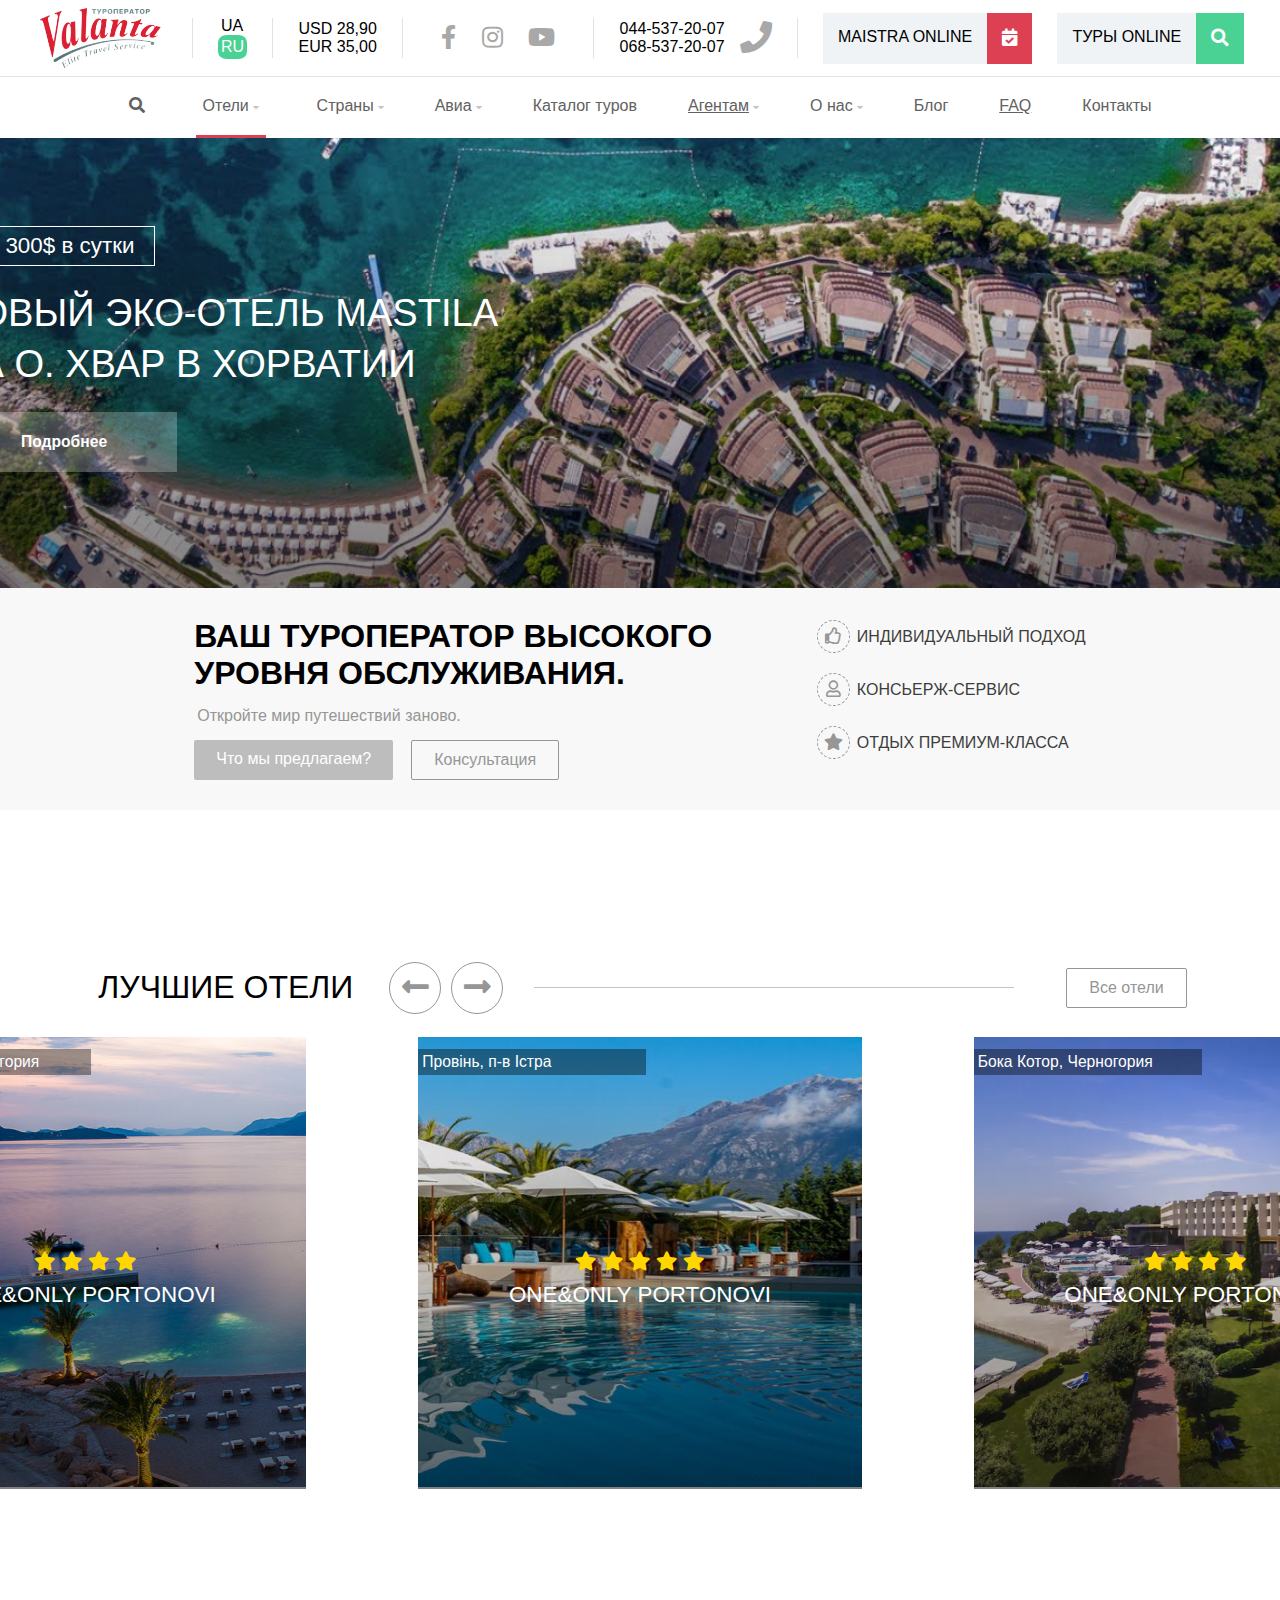
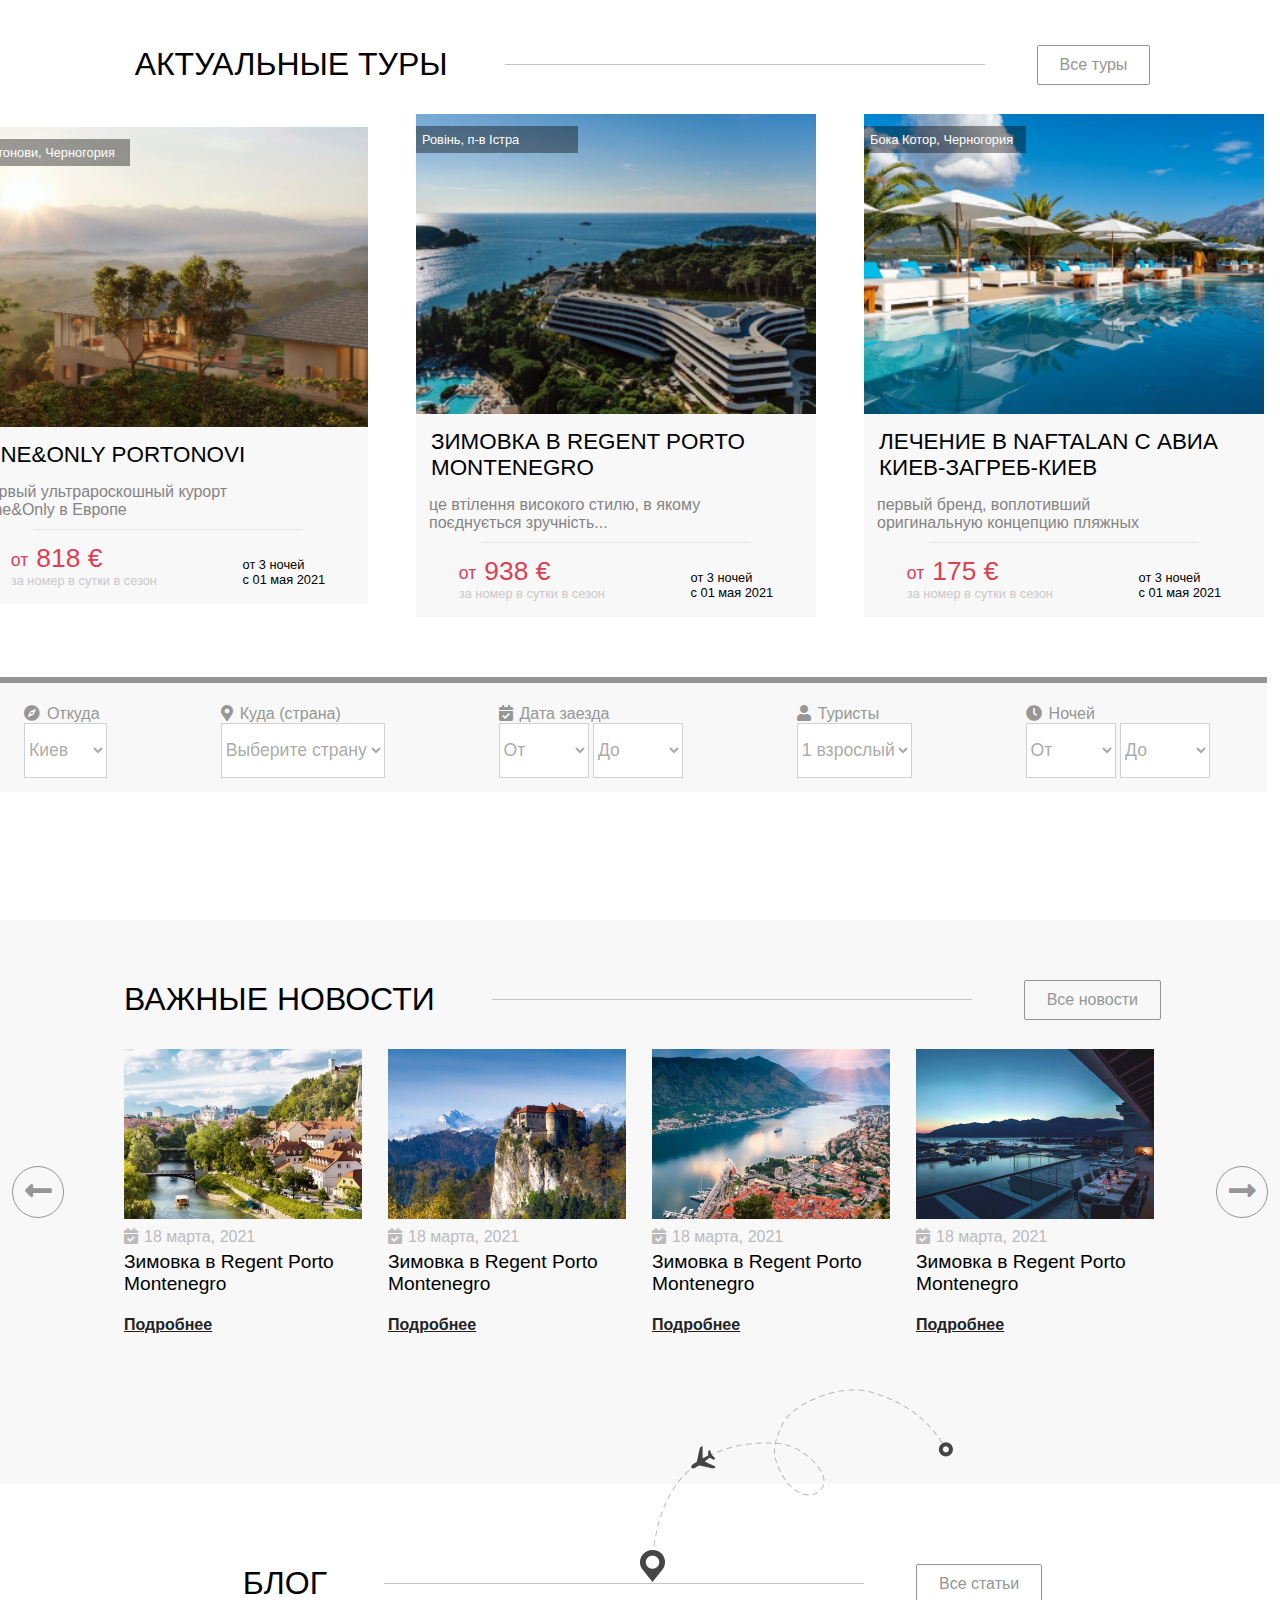
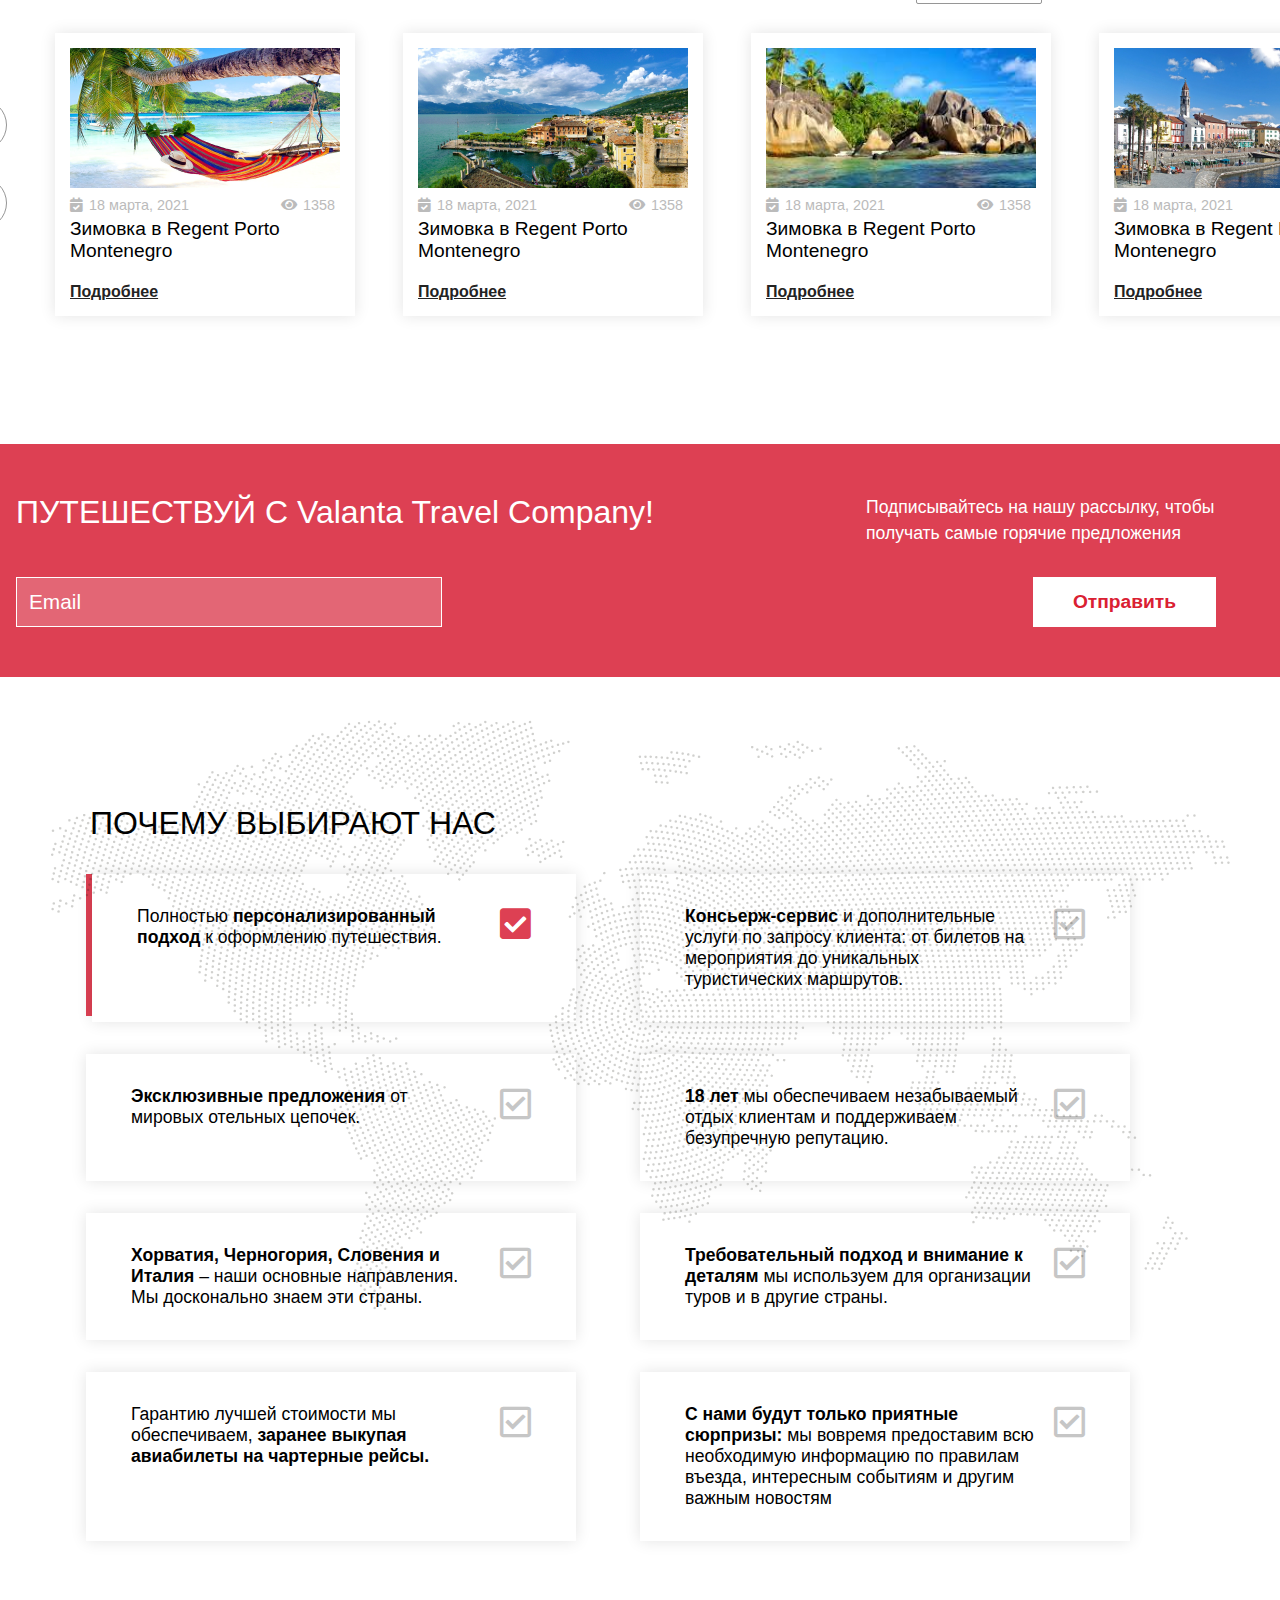
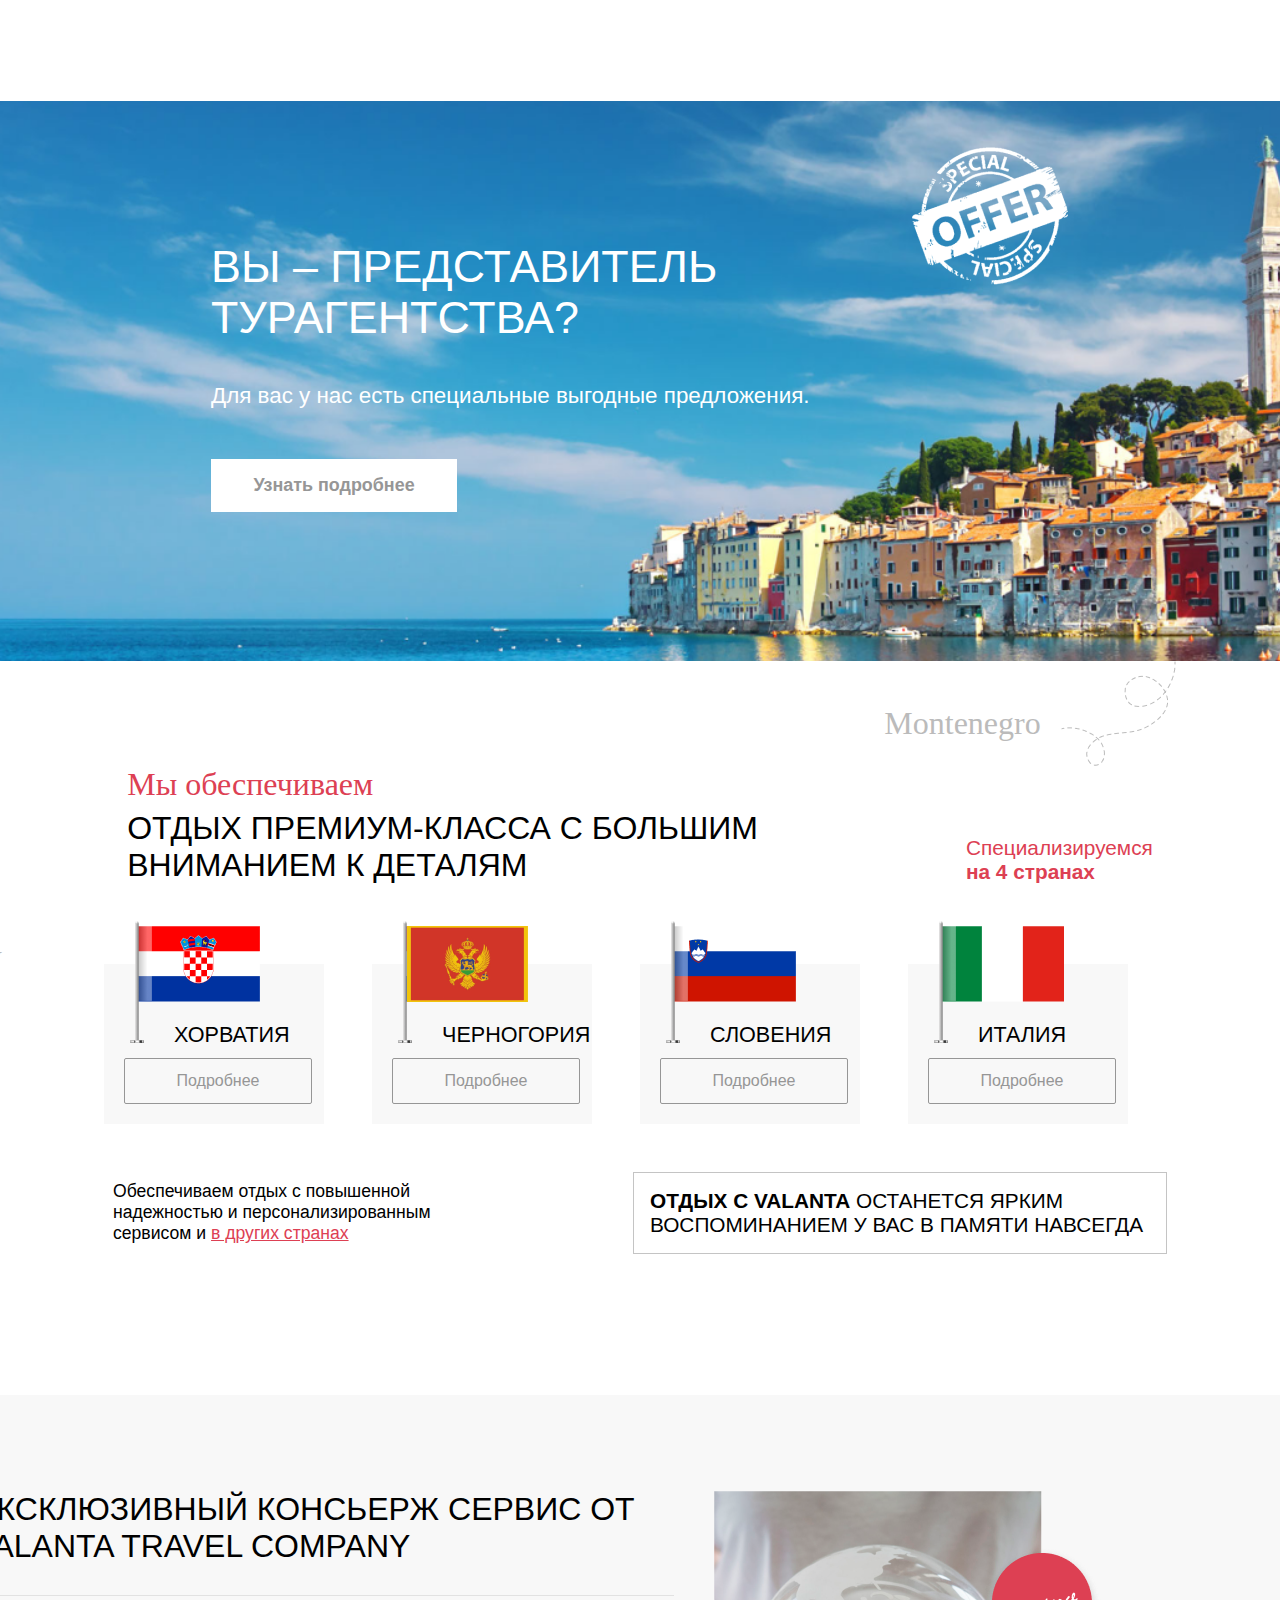
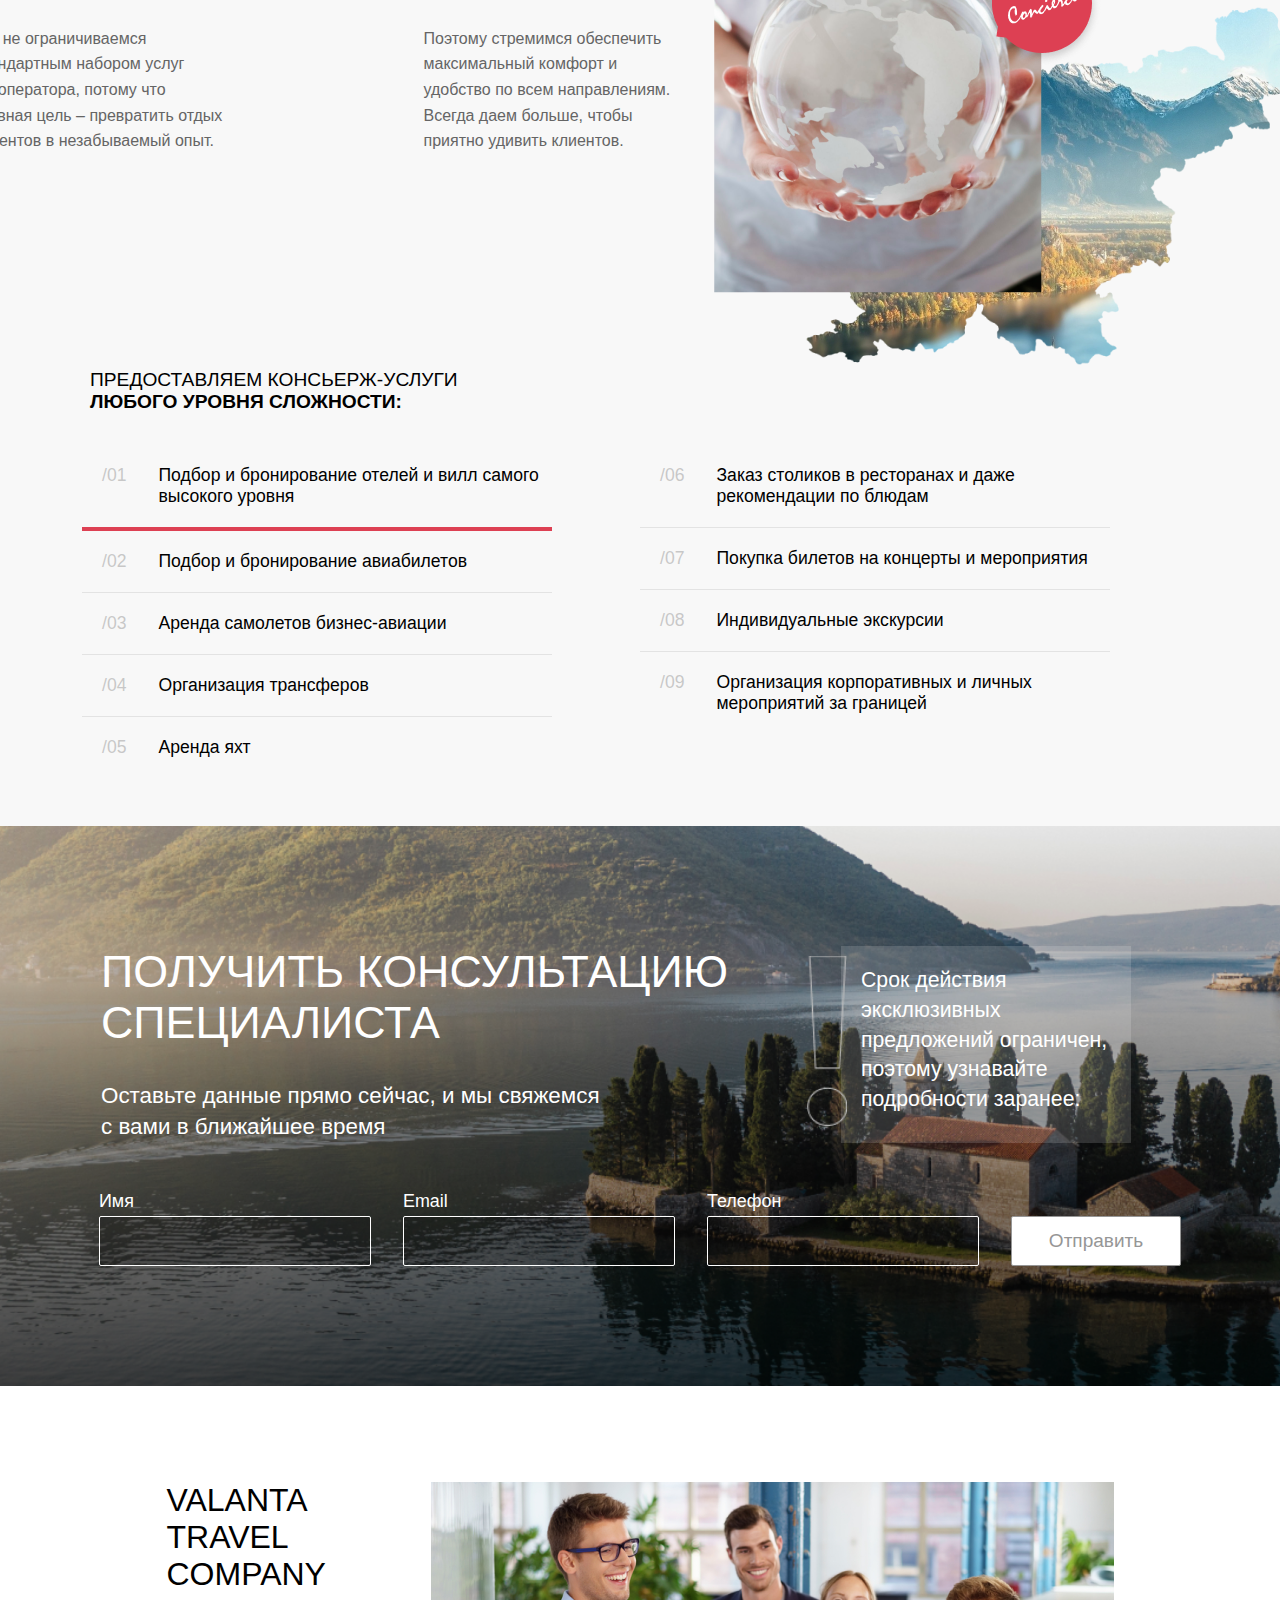
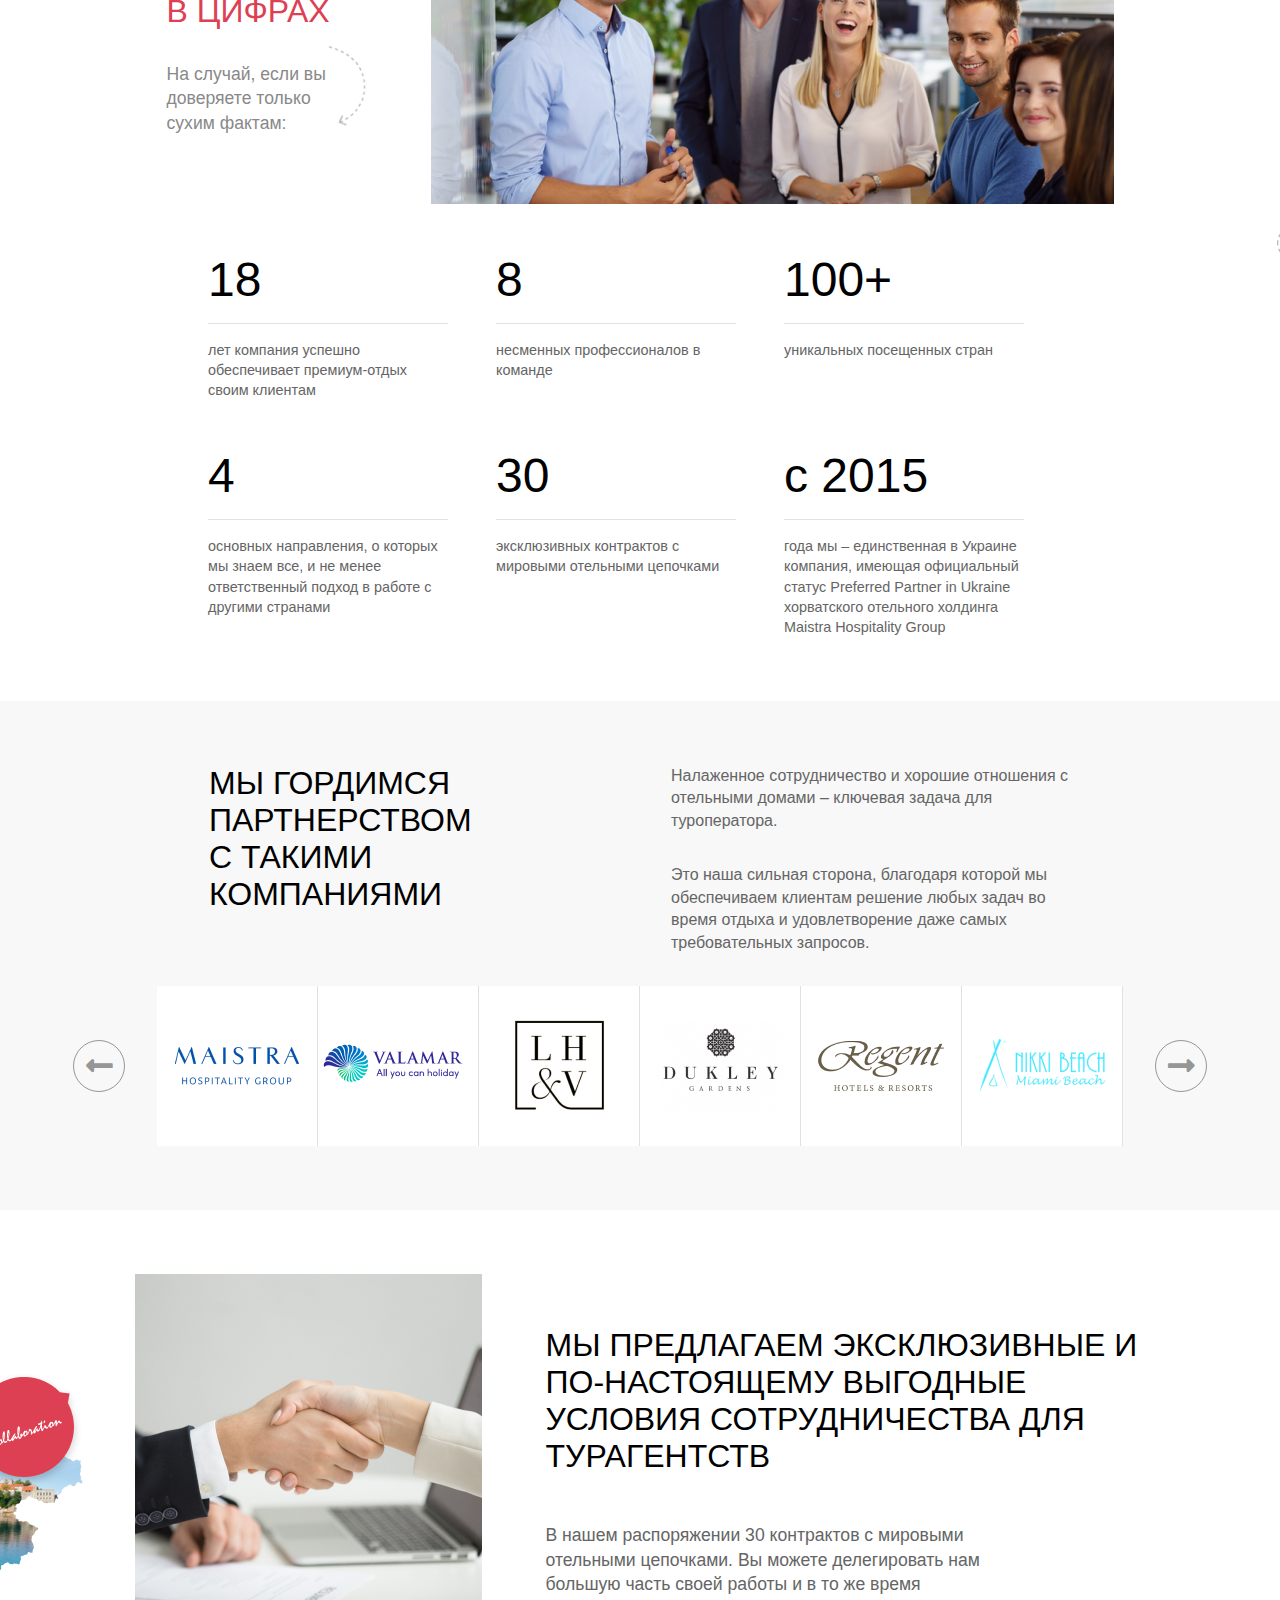
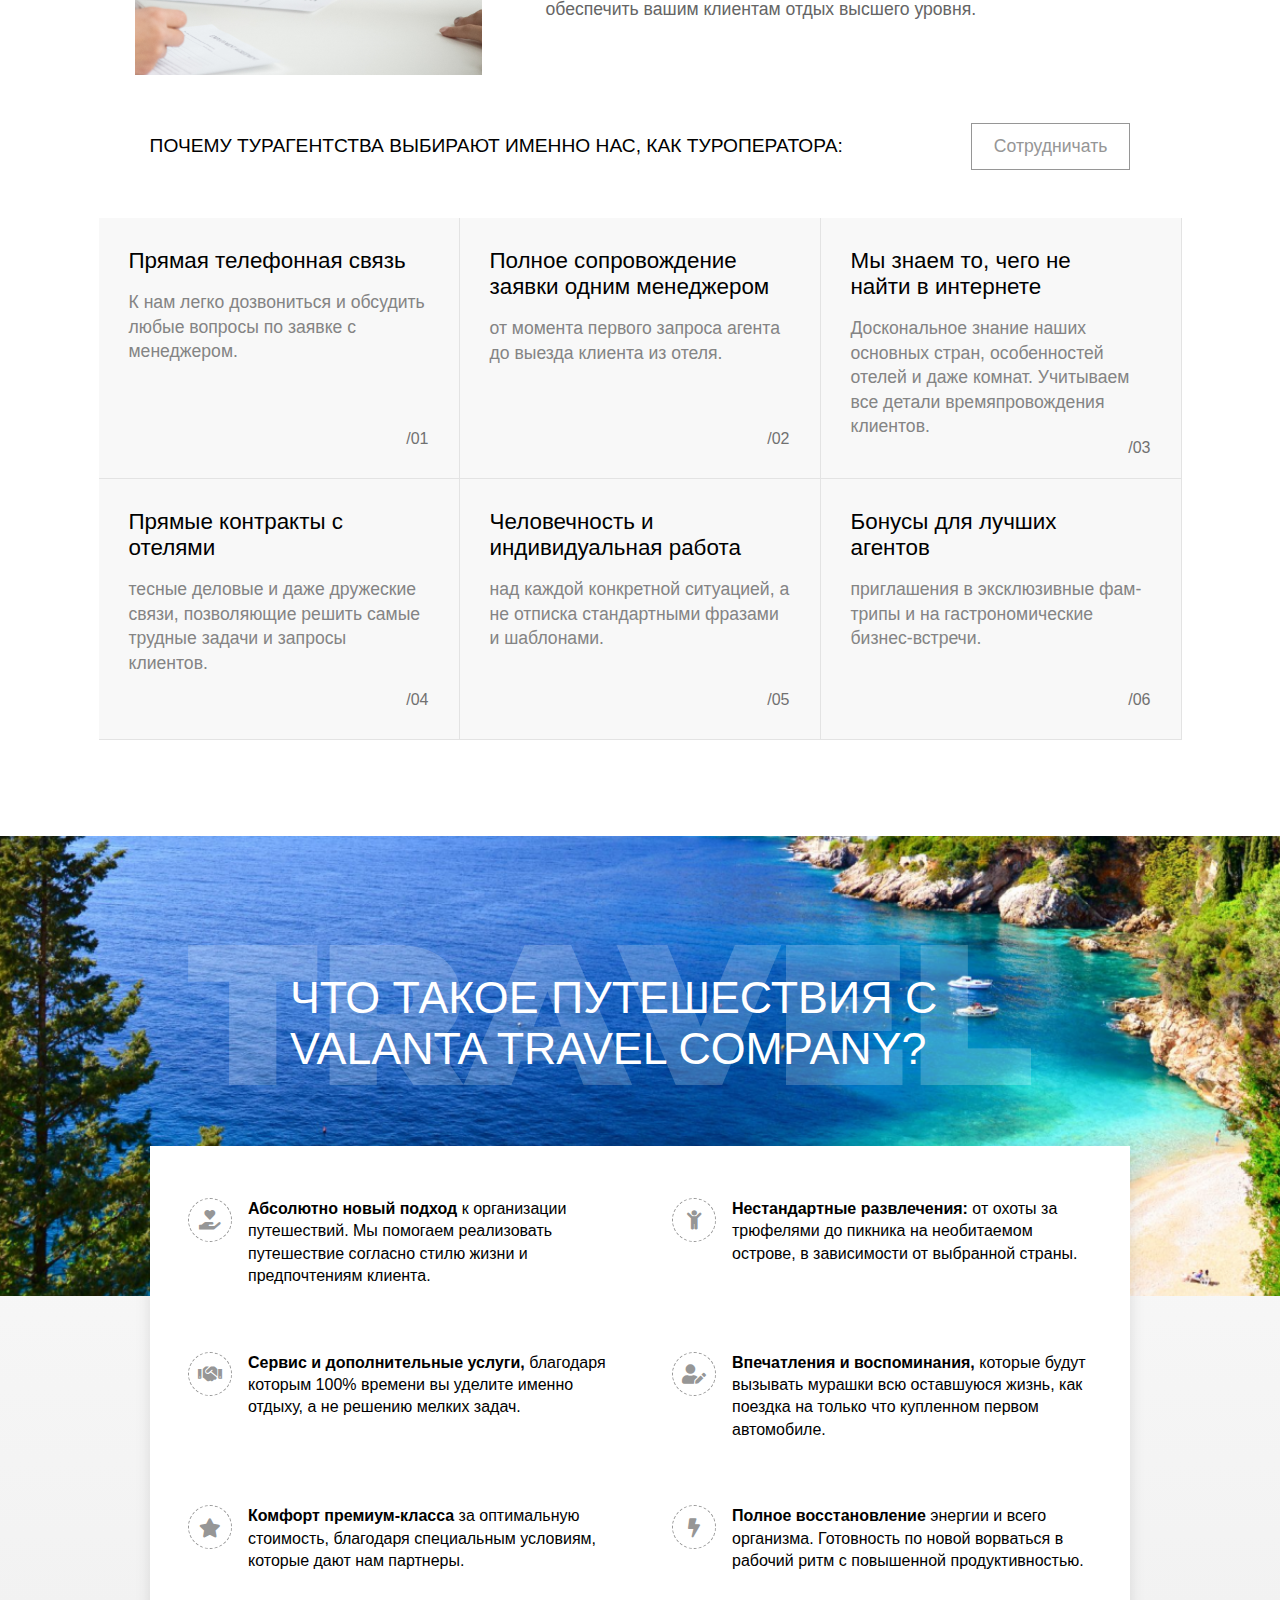
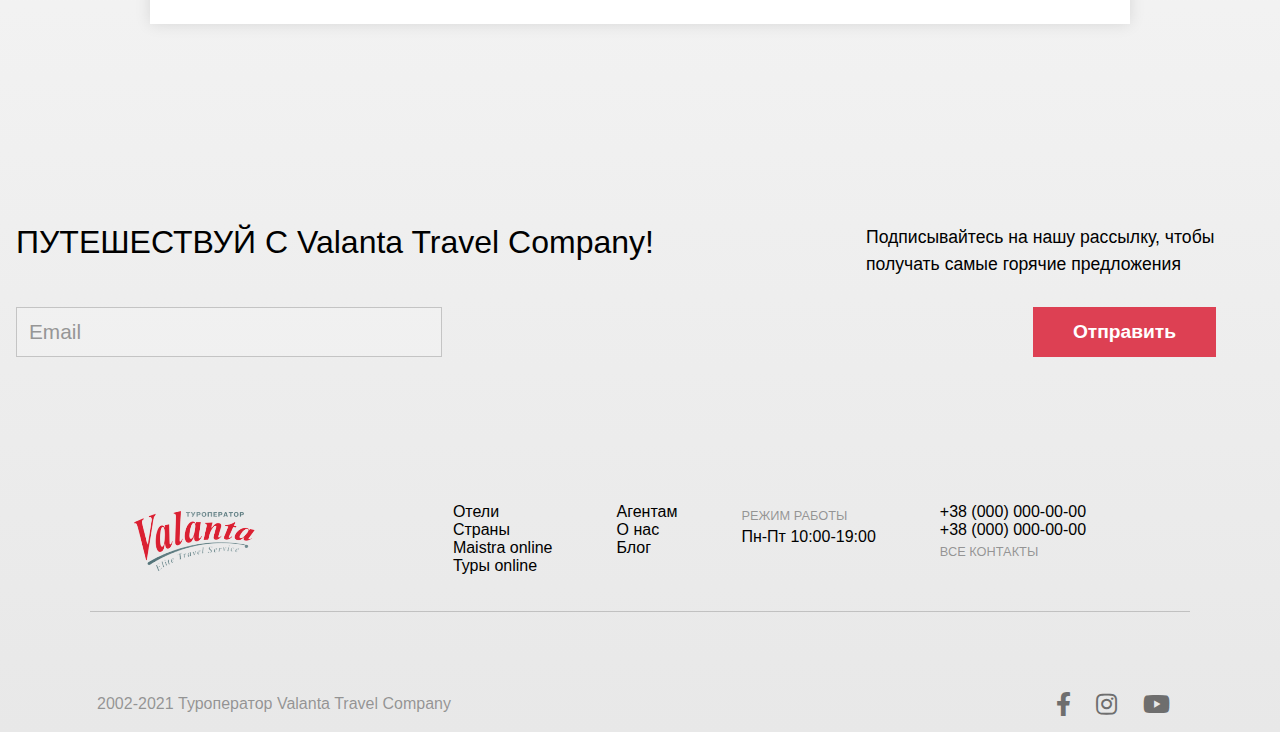
<file: index.html>
<!DOCTYPE html>
<html lang="en">
<head>
    <meta charset="UTF-8">
    <meta http-equiv="X-UA-Compatible" content="IE=edge">
    <meta name="viewport" content="width=device-width, initial-scale=1.0">
    <title>Document</title>
    <link href="https://use.fontawesome.com/releases/v5.0.13/css/all.css" rel="stylesheet">
    <link rel="stylesheet" href="css/style.css">
</head>
<body class="container justify-center">
    <div class="bodyy">
    <div class="top">
        <div class="container space-between align-items toop">
            <div class="logo"><img src="img/logo.png" alt="krol"></div>
            <div class="stick"></div>
            <div>
                <div class="ua">UA</div>
                <div class="ru">RU</div>
            </div>
            <div class="stick"></div>
            <div>
                <div><p>USD 28,90</p></div>
                <div><p>EUR 35,00</p></div>
            </div>
            <div class="stick"></div>
            <div class="container space-between icons">
                <div><i class="fab fa-facebook-f"></i></div>
                <div><i class="fab fa-instagram"></i></div>
                <div><i class="fab fa-youtube"></i></div>
            </div>
            <div class="stick"></div>
            <div class="container align-items">
                <div>
                    <p>044-537-20-07</p>
                    <p>068-537-20-07</p>
                </div>
                <div class="phone"><p class="fa fa-phone" style="color:rgb(168, 168, 168)"></p></div>
            </div>
            
            <div class="stick"></div>
            <div class="container">
                <div class="gray-square">MAISTRA ONLINE</div>
                <div class="red-square"><p class="fa fa-calendar-check" style="color:rgb(255, 255, 255)"></p></div>
            </div>
            <div class="container">
                <div class="gray-square">ТУРЫ ONLINE</div>
                <div class="green-square"><p class="fa fa-search" style="color:rgb(255, 255, 255)"></p></div>
            </div>
        </div>
        <div class="line"></div>
        <div class="container middle space-between">
            <div><i class="fas fa-search"></i></div>
            <div>
                <div class="container sselect">
                    <p>Отели</p>
                    <i class="fas fa-caret-down"></i>
                </div>
                <div class="rred-line"></div>
            </div>
            <div class="container">
                <p>Страны</p>
                <i class="fas fa-caret-down"></i>
            </div>
            <div class="container">
                <p>Авиа</p>
                <i class="fas fa-caret-down"></i>
            </div>
            <div>
                <p>Каталог туров</p>
            </div>
            <div class="container">
                <a href="./Avia/index.html">Агентам</a>
                <i class="fas fa-caret-down"></i>
            </div>
            <div class="container">
                <p>О нас</p>
                <i class="fas fa-caret-down"></i>
            </div>
            <div>
                <p>Блог</p>
            </div>
            <div>
                <a href="./FAQ/index.html">FAQ</a>
            </div>
            <div>
                <p>Контакты</p>
            </div>
        </div>
        <div class="image">
            <div class="zatem">
                <div class="indent">
                    <p class="frame">От 300$ в сутки</p>
                    <p class="big">Новый эко-отель mastila</p>
                    <p class="big">На о. хвар в хорватии</p>
                    <div class="button"><p>Подробнее</p></div>
                </div>
            </div>
        </div>
        <div class="container space-between under-image align-items">
            <div>
                <p class="big">Ваш туроператор высокого уровня обслуживания.</p>
                <p class="gray">Откройте мир путешествий заново.</p>
                <div class="container">
                    <div class="gray-square"><p>Что мы предлагаем?</p></div>
                    <div class="consultation"><p>Консультация</p></div>
                </div>
            </div>
            <div>
                <div class="container">
                    <div class="circle container align-items justify-center"><i class="far fa-thumbs-up"></i></div>
                    <p class="text">Индивидуальный подход</p>
                </div>
                <div class="container">
                    <div class="circle container align-items justify-center"><i class="far fa-user"></i></div>
                    <p class="text">Консьерж-сервис</p>
                </div>
                <div class="container">
                    <div class="circle container align-items justify-center"><i class="fas fa-star"></i></div>
                    <p class="text">отдых премиум-класса</p>
                </div>
            </div>
        </div>
    </div>
    <div class="hotels">
        <div class="container menu align-items justify-center">
            <div class="margin"><p class="big">Лучшие отели</p></div>
            <div class="container">
                <div class="arrow container align-items justify-center"><i class="fas fa-long-arrow-alt-left"></i></div>
                <div class="arrow container align-items justify-center"><i class="fas fa-long-arrow-alt-right"></i></div>
            </div>
            <div class="margin two-line"></div>
            <div class="margin consultation container align-items justify-center"><p>Все отели</p></div>
        </div>
        <div class="container photos align-items space-between">
            <div class="image-one">
                <div class="conta"><p>Портонови, Черногория</p></div>
                <div class="zatem container align-items column justify-center">
                    <div class="container space-between">
                        <div><i class="fas fa-star"></i></div>
                        <div><i class="fas fa-star"></i></div>
                        <div><i class="fas fa-star"></i></div>
                        <div><i class="fas fa-star"></i></div>
                    </div>
                    <p>One&Only Portonovi</p>
                </div>
            </div>
            <div class="image-two">
                <div class="conta"><p>Провінь, п-в Істра</p></div>
                <div class="zatem container align-items column justify-center">
                    <div class="container space-between">
                        <div><i class="fas fa-star"></i></div>
                        <div><i class="fas fa-star"></i></div>
                        <div><i class="fas fa-star"></i></div>
                        <div><i class="fas fa-star"></i></div>
                        <div><i class="fas fa-star"></i></div>
                    </div>
                    <p>One&Only Portonovi</p>
                </div>
            </div>
            <div class="image-three">
                <div class="conta"><p>Бока Котор, Черногория</p></div>
                <div class="zatem container align-items column justify-center">
                    <div class="container space-between">
                        <div><i class="fas fa-star"></i></div>
                        <div><i class="fas fa-star"></i></div>
                        <div><i class="fas fa-star"></i></div>
                        <div><i class="fas fa-star"></i></div>
                    </div>
                    <p>One&Only Portonovi</p>
                </div>
            </div>
        </div>
    </div>
    <div class="tour container column">
        <div class="container menu align-items justify-center">
            <div class="margin"><p class="big">Актуальные туры</p></div>
            <div class="margin two-line"></div>
            <div class="margin consultation container align-items justify-center"><p>Все туры</p></div>
        </div>
        <div class="container align-items justify-center photos">
            <div class="arrow container align-items justify-center"><i class="fas fa-long-arrow-alt-left"></i></div>
            <div class="box">
                <div class="image-one">
                    <div class="text"><p>Портонови, Черногория</p></div>
                </div>
                <p class="big">One&Only Portonovi</p>
                <p class="gray">первый ультрароскошный курорт One&Only в Европе</p>
                <div class="three-line"></div>
                <div class="container space-between align-items">
                    <div>
                        <div class="container red-cost">
                            <p>от</p>
                            <p class="bigg">818 €</p>
                        </div>
                        <p class="lite-gray">за номер в сутки в сезон</p>
                    </div>
                    <div class="right">
                        <p>от 3 ночей</p>
                        <p>с 01 мая 2021</p>
                    </div>
                </div>
            </div>
            <div class="box">
                <div class="image-two">
                    <div class="text"><p>Ровінь, п-в Істра</p></div>
                </div>
                <p class="big">Зимовка в Regent Porto Montenegro</p>
                <p class="gray">це втілення високого стилю, в якому поєднується зручність...</p>
                <div class="three-line"></div>
                <div class="container space-between align-items">
                    <div>
                        <div class="container red-cost">
                            <p>от</p>
                            <p class="bigg">938 €</p>
                        </div>
                        <p class="lite-gray">за номер в сутки в сезон</p>
                    </div>
                    <div class="right">
                        <p>от 3 ночей</p>
                        <p>с 01 мая 2021</p>
                    </div>
                </div>
            </div>
            <div class="box">
                <div class="image-three">
                    <div class="text"><p>Бока Котор, Черногория</p></div>
                </div>
                <p class="big">Лечение в Naftalan с авиа Киев-Загреб-Киев</p>
                <p class="gray">первый бренд, воплотивший оригинальную концепцию пляжных</p>
                <div class="three-line"></div>
                <div class="container space-between align-items">
                    <div>
                        <div class="container red-cost">
                            <p>от</p>
                            <p class="bigg">175 €</p>
                        </div>
                        <p class="lite-gray">за номер в сутки в сезон</p>
                    </div>
                    <div class="right">
                        <p>от 3 ночей</p>
                        <p>с 01 мая 2021</p>
                    </div>
                </div>
            </div>
            <div class="arrow container align-items justify-center"><i class="fas fa-long-arrow-alt-right"></i></div>
        </div>
        <div class="registration container column">
            <div class="line"></div>
            <div class="container space-between down">
                <div>
                    <div class="container">
                        <div><i class="fas fa-compass"></i></div>
                        <div><p>Откуда</p></div>
                    </div>
                    <select class="select">
                        <option value="">Киев</option>
                        <option value="1">Львов</option>
                        <option value="2">Днепр</option>
                        <option value="3">Одесса</option>
                    </select>
                </div>
                <div>
                    <div class="container">
                        <div><i class="fas fa-map-marker-alt"></i></div>
                        <div><p>Куда (страна)</p></div>
                    </div>
                    <select class="select">
                        <option value="">Выберите страну</option>
                        <option value="1">Черногория</option>
                        <option value="2">Турция</option>
                        <option value="3">Кипр</option>
                        <option value="4">Египет</option>
                    </select>
                </div>
                <div class="">
                    <div class="container">
                        <div><i class="fas fa-calendar-check"></i></div>
                        <div><p>Дата заезда</p></div>
                    </div>
                    <select class="select one">
                        <option value="">От</option>
                        <option value="1">Вчера</option>
                        <option value="2">Сегодня</option>
                        <option value="3">Завтра</option>
                    </select>
                    <select class="select two">
                        <option value="">До</option>
                        <option value="1">Вчера</option>
                        <option value="2">Сегодня</option>
                        <option value="3">Завтра</option>
                    </select>
                </div>
                <div>
                    <div class="container">
                        <div><i class="fas fa-user"></i></div>
                        <div><p>Туристы</p></div>
                    </div>
                    <select class="select">
                        <option value="">1 взрослый</option>
                        <option value="1">2 взрослых</option>
                        <option value="2">3 взрослых</option>
                    </select>
                </div>
                <div>
                    <div class="container">
                        <div><i class="fas fa-clock"></i></div>
                        <div><p>Ночей</p></div>
                    </div>
                    <select class="select one">
                        <option value="">От</option>
                        <option value="1">Вчера</option>
                        <option value="2">Сегодня</option>
                        <option value="3">Завтра</option>
                    </select>
                    <select class="select two">
                        <option value="">До</option>
                        <option value="1">Вчера</option>
                        <option value="2">Сегодня</option>
                        <option value="3">Завтра</option>
                    </select>
                </div>
            </div>
        </div>
    </div>
    <div class="news">
        <div class="container menu align-items justify-center">
            <div class="margin"><p class="big">Важные новости</p></div>
            <div class="margin two-line"></div>
            <div class="margin consultation container align-items justify-center"><p>Все новости</p></div>
        </div>
        <div class="container justify-center space-between align-items">
            <div class="arrow container align-items justify-center"><i class="fas fa-long-arrow-alt-left"></i></div>
            <div class="box">
                <img class="image" src="img/7image.png" alt="krol">
                <div class="container gray">
                    <div><i class="fas fa-calendar-check"></i></div>
                    <div><p>18 марта, 2021</p></div>
                </div>
                <p class="text">Зимовка в Regent Porto Montenegro</p>
                <a href="">Подробнее</a>
            </div>
            <div class="box">
                <img class="image" src="img/8image.png" alt="krol">
                <div class="container gray">
                    <div><i class="fas fa-calendar-check"></i></div>
                    <div><p>18 марта, 2021</p></div>
                </div>
                <p class="text">Зимовка в Regent Porto Montenegro</p>
                <a href="">Подробнее</a>
            </div>
            <div class="box">
                <img class="image" src="img/9image.png" alt="krol">
                <div class="container gray">
                    <div><i class="fas fa-calendar-check"></i></div>
                    <div><p>18 марта, 2021</p></div>
                </div>
                <p class="text">Зимовка в Regent Porto Montenegro</p>
                <a href="">Подробнее</a>
            </div>
            <div class="box">
                <img class="image" src="img/10image.png" alt="krol">
                <div class="container gray">
                    <div><i class="fas fa-calendar-check"></i></div>
                    <div><p>18 марта, 2021</p></div>
                </div>
                <p class="text">Зимовка в Regent Porto Montenegro</p>
                <a href="">Подробнее</a>
            </div>
            <div class="arrow container align-items justify-center"><i class="fas fa-long-arrow-alt-right"></i></div>
        </div>
    </div>
    <div class="container justify-center"><img src="img/airplane.png" alt="krol" class="plane"></div>
    <div class="blog">
        <div class="container menu align-items justify-center">
            <div class="margin"><p class="big">Блог</p></div>
            <div class="margin two-line"></div>
            <div class="margin consultation container align-items justify-center"><p>Все статьи</p></div>
        </div>
        <div class="container justify-end space-between align-items">
            <div>
                <div class="arrow container align-items justify-center"><i class="fas fa-long-arrow-alt-left"></i></div>
                <div class="arrow container align-items justify-center"><i class="fas fa-long-arrow-alt-right"></i></div>
            </div>
            <div class="box">
                <img class="image" src="img/11image.png" alt="krol">
                <div class="container gray space-around">
                    <div class="container align-items">
                        <div><i class="fas fa-calendar-check"></i></div>
                        <div><p>18 марта, 2021</p></div>
                    </div>
                    <div class="container align-items">
                        <div><i class="fas fa-eye"></i></div>
                        <div><p>1358</p></div>
                    </div>
                </div>
                <p class="text">Зимовка в Regent Porto Montenegro</p>
                <a href="">Подробнее</a>
            </div>
            <div class="box">
                <img class="image" src="img/12image.png" alt="krol">
                <div class="container gray space-around">
                    <div class="container align-items">
                        <div><i class="fas fa-calendar-check"></i></div>
                        <div><p>18 марта, 2021</p></div>
                    </div>
                    <div class="container align-items">
                        <div><i class="fas fa-eye"></i></div>
                        <div><p>1358</p></div>
                    </div>
                </div>
                <p class="text">Зимовка в Regent Porto Montenegro</p>
                <a href="">Подробнее</a>
            </div>
            <div class="box">
                <img class="image" src="img/13image.png" alt="krol">
                <div class="container gray space-around">
                    <div class="container align-items">
                        <div><i class="fas fa-calendar-check"></i></div>
                        <div><p>18 марта, 2021</p></div>
                    </div>
                    <div class="container align-items">
                        <div><i class="fas fa-eye"></i></div>
                        <div><p>1358</p></div>
                    </div>
                </div>
                <p class="text">Зимовка в Regent Porto Montenegro</p>
                <a href="">Подробнее</a>
            </div>
            <div class="box">
                <img class="image" src="img/14image.png" alt="krol">
                <div class="container gray space-around">
                    <div class="container align-items">
                        <div><i class="fas fa-calendar-check"></i></div>
                        <div><p>18 марта, 2021</p></div>
                    </div>
                    <div class="container align-items">
                        <div><i class="fas fa-eye"></i></div>
                        <div><p>1358</p></div>
                    </div>
                </div>
                <p class="text">Зимовка в Regent Porto Montenegro</p>
                <a href="">Подробнее</a>
            </div>
        </div>
    </div>
    <div class="subscribe container justify-center">
        <div class="box">
            <div class="container space-around">
                <div><p class="big">ПУТЕШЕСТВУЙ С Valanta Travel Company!</p></div>
                <div><p class="text">Подписывайтесь на нашу рассылку, чтобы получать самые горячие предложения</p></div>
            </div>
            <div class="container space-around">
                <input type="text" value="Email">
                <div class="button container align-items"><p>Отправить</p></div>
            </div>
        </div>
    </div>
    <div class="container justify-center"><img src="img/map.png" alt="krol" class="map"></div>
    <div class="about-us">
        <div class="container justify-center"><p class="big">Почему выбирают нас</p></div>
        <div class="container justify-center">
            <div class="container">
                <div class="red-line"></div>
                <div class="container first-box">
                    <p>Полностью <b>персонализированный подход</b> к оформлению путешествия.</p>
                    <i class="fas fa-check-square"></i>
                </div>
            </div>
            <div class="box">
                <p><b>Консьерж-сервис</b> и дополнительные услуги по запросу клиента: от билетов на мероприятия до уникальных туристических маршрутов.</p>
                <i class="far fa-check-square"></i>
            </div>
        </div>
        <div class="container justify-center">
            <div class="box">
                <p><b>Эксклюзивные предложения</b> от мировых отельных цепочек.</p>
                <i class="far fa-check-square"></i>
            </div>
            <div class="box">
                <p><b>18 лет</b> мы обеспечиваем незабываемый отдых клиентам и поддерживаем безупречную репутацию.</p>
                <i class="far fa-check-square"></i>
            </div>
        </div>
        <div class="container justify-center">
            <div class="box">
                <p><b>Хорватия, Черногория, Словения и Италия</b>  – наши основные направления. Мы досконально знаем эти страны.</p>
                <i class="far fa-check-square"></i>
            </div>
            <div class="box">
                <p><b>Требовательный подход и внимание к деталям</b> мы используем для организации туров и в другие страны.</p>
                <i class="far fa-check-square"></i>
            </div>
        </div>
        <div class="container justify-center">
            <div class="box">
                <p>Гарантию лучшей стоимости мы обеспечиваем, <b>заранее выкупая авиабилеты на чартерные рейсы.</b></p>
                <i class="far fa-check-square"></i>
            </div>
            <div class="box">
                <p><b>С нами будут только приятные сюрпризы:</b> мы вовремя предоставим всю необходимую информацию по правилам въезда, интересным событиям и другим важным новостям</p>
                <i class="far fa-check-square"></i>
            </div>
        </div>
    </div>
    <div class="middle-image">
        <div class="container justify-center">
            <div>
                <p class="big">Вы – представитель турагентства?</p>
                <p class="text">Для вас у нас есть специальные выгодные предложения.</p>
                <div class="button container justify-center align-items"><p>Узнать подробнее</p></div>
            </div>
            <div class="offer"><img src="img/offer.png" alt="krol"></div>
        </div>
    </div>
    <div class="container justify-center">
        <div class="line-one container">
            <p class="fine-font">Montenegro</p>
            <img src="img/line1.png" alt="krol" class="flag">
        </div>
    </div>
    <div class="line-two">
        <img src="img/line2.png" alt="krol" class="flag">
        <p class="fine-font">Italy</p>
    </div>
    <div class="provide">
        <div class="container justify-center align-end">
            <div>
                <p class="fine-font red">Мы обеспечиваем</p>
                <p class="big">ОТДЫХ ПРЕМИУМ-КЛАССА С БОЛЬШИМ</p>
                <p class="big">ВНИМАНИЕМ К ДЕТАЛЯМ</p>
            </div>
            <div class="first-right">
                <p class="red">Специализируемся</p>
                <p class="red"><b>на 4 странах</b></p>
            </div>
        </div>
        <div class="container justify-center align-items">
            <div class="box container align-end">
                <div>
                    <img src="img/flag1.png" alt="krol" class="flag">
                    <p class="text">Хорватия</p>
                    <div class="button container align-items justify-center"><p>Подробнее</p></div>
                </div>
            </div>
            <div class="box container align-end">
                <div>
                    <img src="img/flag2.png" alt="krol" class="flag">
                    <p class="text">Черногория</p>
                    <div class="button container align-items justify-center"><p>Подробнее</p></div>
                </div>
            </div>
            <div class="box container align-end">
                <div>
                    <img src="img/flag3.png" alt="krol" class="flag">
                    <p class="text">Словения</p>
                    <div class="button container align-items justify-center"><p>Подробнее</p></div>
                </div>
            </div>
            <div class="box container align-end">
                <div>
                    <img src="img/flag4.png" alt="krol" class="flag">
                    <p class="text">Италия</p>
                    <div class="button container align-items justify-center"><p>Подробнее</p></div>
                </div>
            </div>
        </div>
        <div class="container justify-center align-items bottom">
            <div class="left"><p>Обеспечиваем отдых с повышенной надежностью и персонализированным сервисом и <b>в других странах</b></p></div>
            <div class="right"><p><b>ОТДЫХ С VALANTA</b> ОСТАНЕТСЯ ЯРКИМ ВОСПОМИНАНИЕМ У ВАС В ПАМЯТИ НАВСЕГДА</p></div>
        </div>
    </div>
    <div class="container justify-end line-three">
        <div>
            <p class="fine-font">Croatia</p>
            <img src="img/line3.png" alt="krol" class="flag">
        </div>
    </div>
    <div class="line-four">
        <p class="fine-font">Slovenia</p>
        <img src="img/line4.png" alt="krol" class="flag">
    </div>
    <div class="concierge">
        <div class="container justify-center top">
            <div class="left">
                <p class="big">ЭКСКЛЮЗИВНЫЙ КОНСЬЕРЖ СЕРВИС ОТ VALANTA TRAVEL COMPANY</p>
                <div class="line"></div>
                <div class="container space-around">
                    <div class="text"><p>Мы не ограничиваемся стандартным набором услуг туроператора, потому что главная цель – превратить отдых клиентов в незабываемый опыт.</p></div>
                    <div class="text"><p>Поэтому стремимся обеспечить максимальный комфорт и удобство по всем направлениям. Всегда даем больше, чтобы приятно удивить клиентов.</p></div>
                </div>
            </div>
            <div>
                <img src="img/16image.png" alt="krol" class="image-one">
            </div>
        </div>
        <div class="container justify-center">
            <p class="medium">предоставляем консьерж-услуги <b>любого уровня сложности:</b></p>
        </div>
        <div class="container justify-center">
            <div>
                <div class="box container">
                    <p class="number">/01</p>
                    <p>Подбор и бронирование отелей и вилл самого высокого уровня</p>
                </div>
                <div class="red-line"></div>
                <div class="box container">
                    <p class="number">/02</p>
                    <p>Подбор и бронирование авиабилетов</p>
                </div>
                <div class="grey-line"></div>
                <div class="box container">
                    <p class="number">/03</p>
                    <p>Аренда самолетов бизнес-авиации</p>
                </div>
                <div class="grey-line"></div>
                <div class="box container">
                    <p class="number">/04</p>
                    <p>Организация трансферов</p>
                </div>
                <div class="grey-line"></div>
                <div class="box container">
                    <p class="number">/05</p>
                    <p>Аренда яхт</p>
                </div>
            </div>
            <div>
                <div class="box container">
                    <p class="number">/06</p>
                    <p>Заказ столиков в ресторанах и даже рекомендации по блюдам</p>
                </div>
                <div class="grey-line"></div>
                <div class="box container">
                    <p class="number">/07</p>
                    <p>Покупка билетов на концерты и мероприятия</p>
                </div>
                <div class="grey-line"></div>
                <div class="box container">
                    <p class="number">/08</p>
                    <p>Индивидуальные экскурсии</p>
                </div>
                <div class="grey-line"></div>
                <div class="box container">
                    <p class="number">/09</p>
                    <p>Организация корпоративных и личных мероприятий за границей</p>
                </div>
            </div>
        </div>
        <div class="specialist-image container justify-center align-items column">
            <div class="container justify-center">
                <div>
                    <p class="big">ПОЛУЧИТЬ КОНСУЛЬТАЦИЮ СПЕЦИАЛИСТА</p>
                    <p class="text">Оставьте данные прямо сейчас, и мы свяжемся с вами в ближайшее время</p>
                </div>
                <div class="container">
                    <img src="img/znak-okliku.png" alt="krol" class="oklik">
                    <div class="box">
                        <p>Срок действия эксклюзивных предложений ограничен, поэтому узнавайте подробности заранее:</p>
                    </div>
                </div>
            </div>
            <div class="container align-end">
                <div>
                    <p>Имя</p>
                    <input type="text">
                </div>
                <div>
                    <p>Email</p>
                    <input type="text">
                </div>
                <div>
                    <p>Телефон</p>
                    <input type="text">
                </div>
                <button class="button">Отправить</button>
            </div>
        </div>
    </div>
    <div class="numbers">
        <div class="container justify-center top">
            <div>
                <p class="big">VALANTA TRAVEL COMPANY <b>В ЦИФРАХ</b></p>
                <div class="container">
                    <p class="text">На случай, если вы доверяете только сухим фактам:</p>
                    <img src="img/line5.png" alt="krol" class="right-arrow">
                </div>
            </div>
            <img src="img/18image.png" alt="krol">
        </div>
        <div class="container justify-center">
            <div class="box">
                <p class="big">18</p>
                <div class="line"></div>
                <p class="text">лет компания успешно обеспечивает премиум-отдых своим клиентам</p>
            </div>
            <div class="box">
                <p class="big">8</p>
                <div class="line"></div>
                <p class="text">несменных профессионалов в команде</p>
            </div>
            <div class="box">
                <p class="big">100+</p>
                <div class="line"></div>
                <p class="text">уникальных посещенных стран</p>
            </div>
        </div>
        <div class="container justify-center">
            <div class="box">
                <p class="big">4</p>
                <div class="line"></div>
                <p class="text">основных направления, о которых мы знаем все, и не менее ответственный подход в работе с другими странами</p>
            </div>
            <div class="box">
                <p class="big">30</p>
                <div class="line"></div>
                <p class="text">эксклюзивных контрактов с мировыми отельными цепочками</p>
            </div>
            <div class="box">
                <p class="big">с 2015</p>
                <div class="line"></div>
                <p class="text">года мы – единственная в Украине компания, имеющая официальный статус Preferred Partner in Ukraine хорватского отельного холдинга Maistra Hospitality Group</p>
            </div>
        </div>
    </div>
    <div class="container justify-end">
        <div class="point-one">
            <img src="img/point1.png" alt="krol">
        </div>
    </div>
    <div class="point-two">
        <img src="img/point2.png" alt="krol">
    </div>
    <div class="partners">
        <div class="container justify-center">
            <div><p class="big">МЫ ГОРДИМСЯ ПАРТНЕРСТВОМ С ТАКИМИ КОМПАНИЯМИ</p></div>
            <div>
                <p class="text">Налаженное сотрудничество и хорошие отношения с отельными домами – ключевая задача для туроператора.</p>
                <p class="text">Это наша сильная сторона, благодаря которой мы обеспечиваем клиентам решение любых задач во время отдыха и удовлетворение даже самых требовательных запросов.</p>
            </div>
        </div>
        <div class="container justify-center align-items">
            <div class="arrow container align-items justify-center"><i class="fas fa-long-arrow-alt-left"></i></div>
            <div class="box container justify-center align-items">
                <img src="img/partner1.png" alt="krol">
            </div>
            <div class="box container justify-center align-items">
                <img src="img/partner2.png" alt="krol">
            </div>
            <div class="box container justify-center align-items">
                <img src="img/partner3.png" alt="krol">
            </div>
            <div class="box container justify-center align-items">
                <img src="img/partner4.png" alt="krol">
            </div>
            <div class="box container justify-center align-items">
                <img src="img/partner5.png" alt="krol">
            </div>
            <div class="box container justify-center align-items">
                <img src="img/partner6.png" alt="krol">
            </div>
            <div class="arrow container align-items justify-center"><i class="fas fa-long-arrow-alt-right"></i></div>
        </div>
    </div>
    <div class="kosovo">
        <img src="img/21image.png" alt="krol">
    </div>
    <div class="agency">
        <div class="container justify-center align-items">
            <img src="img/19image.png" alt="krol">
            <div>
                <p class="big">МЫ ПРЕДЛАГАЕМ ЭКСКЛЮЗИВНЫЕ И ПО-НАСТОЯЩЕМУ ВЫГОДНЫЕ УСЛОВИЯ СОТРУДНИЧЕСТВА ДЛЯ ТУРАГЕНТСТВ</p>
                <p class="text">В нашем распоряжении 30 контрактов с мировыми отельными цепочками. Вы можете делегировать нам большую часть своей работы и в то же время обеспечить вашим клиентам отдых высшего уровня.</p>
            </div>
        </div>
        <div class="container justify-center align-items button">
            <p>Почему турагентства выбирают именно нас, как туроператора:</p>
            <button>Сотрудничать</button>
        </div>
        <div class="container justify-center bottom">
            <div class="box container column space-around">
                <div>
                    <p class="big">Прямая телефонная связь</p>
                    <p class="text">К нам легко дозвониться и обсудить любые вопросы по заявке с менеджером.</p>
                </div>
                <div class="container justify-end">
                    <p>/01</p>
                </div>
            </div>
            <div class="box container column space-around">
                <div>
                    <p class="big">Полное сопровождение заявки одним менеджером</p>
                    <p class="text">от момента первого запроса агента до выезда клиента из отеля.</p>
                </div>
                <div class="container justify-end">
                    <p>/02</p>
                </div>
            </div>
            <div class="box container column space-around">
                <div>
                    <p class="big">Мы знаем то, чего не найти в интернете</p>
                    <p class="text">Доскональное знание наших основных стран, особенностей отелей и даже комнат. Учитываем все детали времяпровождения клиентов.</p>
                </div>
                <div class="container justify-end">
                    <p>/03</p>
                </div>
            </div>
        </div>
        <div class="container justify-center bottom">
            <div class="box container column space-around">
                <div>
                    <p class="big">Прямые контракты с отелями</p>
                    <p class="text">тесные деловые и даже дружеские связи, позволяющие решить самые трудные задачи и запросы клиентов.</p>
                </div>
                <div class="container justify-end">
                    <p>/04</p>
                </div>
            </div>
            <div class="box container column space-around">
                <div>
                    <p class="big">Человечность и индивидуальная работа</p>
                    <p class="text">над каждой конкретной ситуацией, а не отписка стандартными фразами и шаблонами.</p>
                </div>
                <div class="container justify-end">
                    <p>/05</p>
                </div>
            </div>
            <div class="box container column space-around">
                <div>
                    <p class="big">Бонусы для лучших агентов</p>
                    <p class="text">приглашения в эксклюзивные фам-трипы и на гастрономические бизнес-встречи.</p>
                </div>
                <div class="container justify-end">
                    <p>/06</p>
                </div>
            </div>
        </div>
    </div>
    <div class="travel container justify-center align-items column">
        <img src="img/travel.png" alt="krol">
        <p class="big">что такое путешествия с valanta travel company?</p>
    </div>
    <div class="most-bottom">
        <div class="container justify-center">
            <div class="approach">
                <div class="container justify-center">
                    <div class="box container">
                        <div class="round container align-items justify-center"><i class="fas fa-hand-holding-heart"></i></div>
                        <p><b>Абсолютно новый подход</b> к организации путешествий. Мы помогаем реализовать путешествие согласно стилю жизни и предпочтениям клиента.</p>
                    </div>
                    <div class="box container">
                        <div class="round container align-items justify-center"><i class="fas fa-child"></i></div>
                        <p><b>Нестандартные развлечения:</b> от охоты за трюфелями до пикника на необитаемом острове, в зависимости от выбранной страны.</p>
                    </div>
                </div>
                <div class="container justify-center">
                    <div class="box container">
                        <div class="round container align-items justify-center"><i class="fas fa-handshake"></i></div>
                        <p><b>Сервис и дополнительные услуги,</b> благодаря которым 100% времени вы уделите именно отдыху, а не решению мелких задач.</p>
                    </div>
                    <div class="box container">
                        <div class="round container align-items justify-center"><i class="fas fa-user-edit"></i></div>
                        <p><b>Впечатления и воспоминания,</b> которые будут вызывать мурашки всю оставшуюся жизнь, как поездка на только что купленном первом автомобиле.</p>
                    </div>
                </div>
                <div class="container justify-center">
                    <div class="box container">
                        <div class="round container align-items justify-center"><i class="fas fa-star"></i></div>
                        <p><b>Комфорт премиум-класса</b> за оптимальную стоимость, благодаря специальным условиям, которые дают нам партнеры.</p>
                    </div>
                    <div class="box container">
                        <div class="round container align-items justify-center"><i class="fas fa-bolt"></i></div>
                        <p><b>Полное восстановление</b> энергии и всего организма. Готовность по новой ворваться в рабочий ритм с повышенной продуктивностью.</p>
                    </div>
                </div>
            </div>
        </div>
        <div class="gmail container justify-center">
            <div class="box">
                <div class="container space-around">
                    <div>
                        <p class="big">ПУТЕШЕСТВУЙ С Valanta Travel Company!</p>
                    </div>
                    <div><p class="text">Подписывайтесь на нашу рассылку, чтобы получать самые горячие предложения</p></div>
                </div>
                <div class="container space-around">
                    <input type="text" value="Email">
                    <div class="button container align-items"><p>Отправить</p></div>
                </div>
            </div>
        </div>
        <div class="container justify-center contacts">
            <div class="logo"><img src="img/logo.png" alt="krol"></div>
            <div>
                <p>Отели</p>
                <p>Страны</p>
                <p>Maistra online</p>
                <p>Туры online</p>
            </div>
            <div>
                <p>Агентам</p>
                <p>О нас</p>
                <p>Блог</p>
            </div>
            <div>
                <p class="gray">РЕЖИМ РАБОТЫ</p>
                <p>Пн-Пт 10:00-19:00</p>
            </div>
            <div>
                <p>+38 (000) 000-00-00</p>
                <p>+38 (000) 000-00-00</p>
                <p class="gray">ВСЕ КОНТАКТЫ</p>
            </div>
        </div>
        <div class="container justify-center">
            <div class="line"></div>
        </div>
        <div class="mega-bottom container justify-center align-items">
            <p class="gray">2002-2021 Туроператор Valanta Travel Company</p>
            <div class="container space-between icons">
                <i class="fab fa-facebook-f"></i>
                <i class="fab fa-instagram"></i>
                <i class="fab fa-youtube"></i>
            </div>
        </div>
    </div>
    </div>
</body>
</html>
</file>
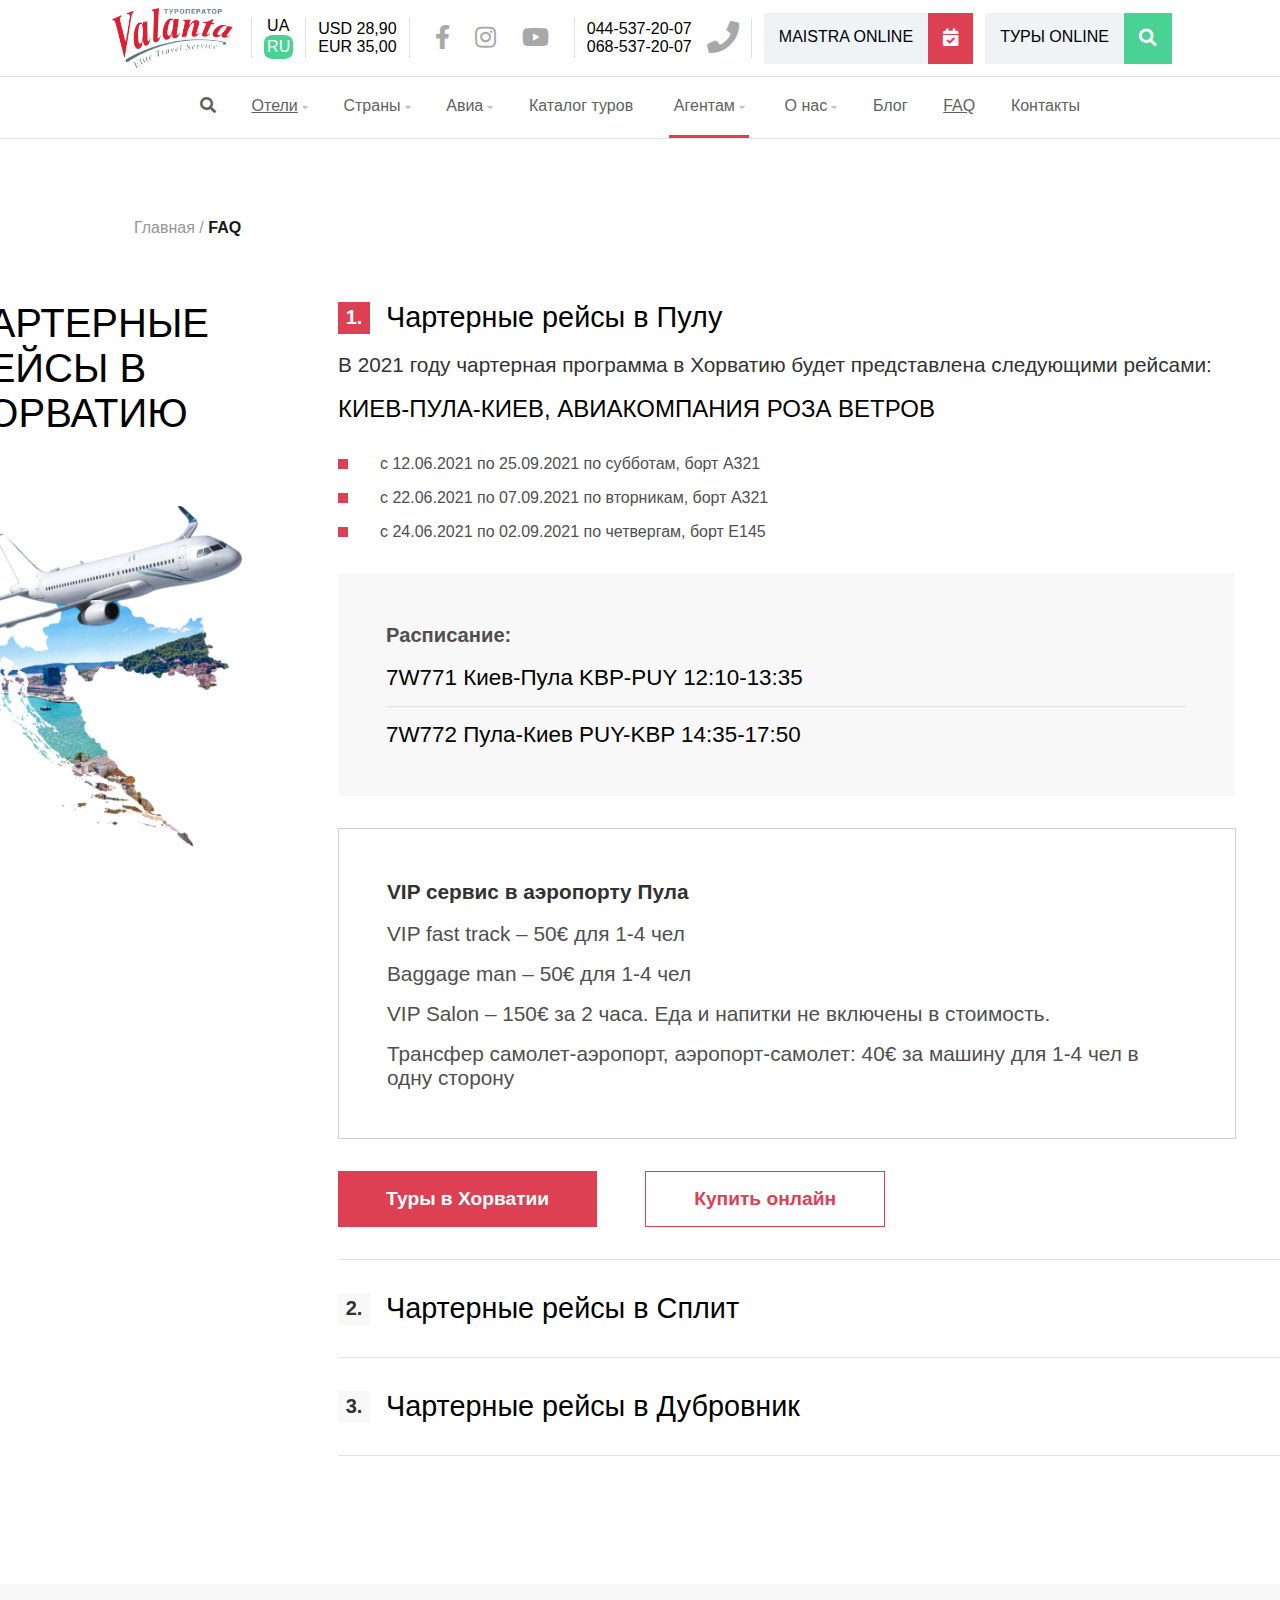
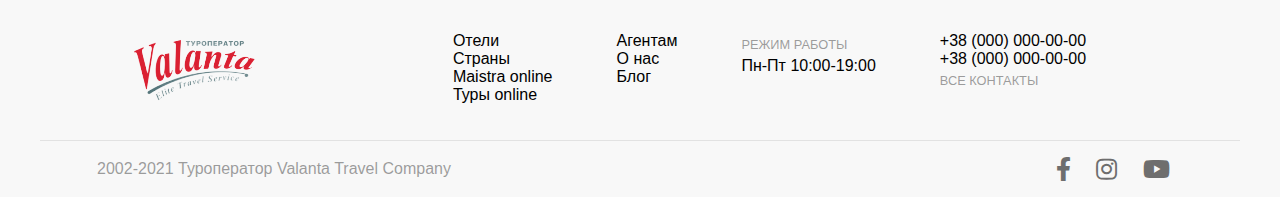
<file: Avia/index.html>
<!DOCTYPE html>
<html lang="en">
<head>
    <meta charset="UTF-8">
    <meta http-equiv="X-UA-Compatible" content="IE=edge">
    <meta name="viewport" content="width=device-width, initial-scale=1.0">
    <title>Document</title>
    <link href="https://use.fontawesome.com/releases/v5.0.13/css/all.css" rel="stylesheet">
    <link rel="stylesheet" href="css/style.css">
</head>
<body class="container justify-center">
    <div class="bodyy">
        <div class="top">
            <div class="container space-between align-items toop">
                <div class="logo"><img src="img/logo.png" alt="krol"></div>
                <div class="stick"></div>
                <div>
                    <div class="ua">UA</div>
                    <div class="ru">RU</div>
                </div>
                <div class="stick"></div>
                <div>
                    <div><p>USD 28,90</p></div>
                    <div><p>EUR 35,00</p></div>
                </div>
                <div class="stick"></div>
                <div class="container space-between icons">
                    <div><i class="fab fa-facebook-f"></i></div>
                    <div><i class="fab fa-instagram"></i></div>
                    <div><i class="fab fa-youtube"></i></div>
                </div>
                <div class="stick"></div>
                <div class="container align-items">
                    <div>
                        <p>044-537-20-07</p>
                        <p>068-537-20-07</p>
                    </div>
                    <div class="phone"><p class="fa fa-phone" style="color:rgb(168, 168, 168)"></p></div>
                </div>
                
                <div class="stick"></div>
                <div class="container">
                    <div class="gray-square">MAISTRA ONLINE</div>
                    <div class="red-square"><p class="fa fa-calendar-check" style="color:rgb(255, 255, 255)"></p></div>
                </div>
                <div class="container">
                    <div class="gray-square">ТУРЫ ONLINE</div>
                    <div class="green-square"><p class="fa fa-search" style="color:rgb(255, 255, 255)"></p></div>
                </div>
            </div>
            <div class="line"></div>
            <div class="container middle space-between">
                <div><i class="fas fa-search"></i></div>
                <div class="container">
                    <a href="../index.html">Отели</a>
                    <i class="fas fa-caret-down"></i>
                </div>
                <div class="container">
                    <p>Страны</p>
                    <i class="fas fa-caret-down"></i>
                </div>
                <div class="container">
                    <p>Авиа</p>
                    <i class="fas fa-caret-down"></i>
                </div>
                <div>
                    <p>Каталог туров</p>
                </div>
                <div>
                    <div class="container select">
                        <p>Агентам</p>
                        <i class="fas fa-caret-down"></i>
                    </div>
                    <div class="red-line"></div>
                </div>
                <div class="container">
                    <p>О нас</p>
                    <i class="fas fa-caret-down"></i>
                </div>
                <div>
                    <p>Блог</p>
                </div>
                <div>
                    <a href="../FAQ/index.html">FAQ</a>
                </div>
                <div>
                    <p>Контакты</p>
                </div>
            </div>
            <div class="line"></div>
        </div>
        <div class="faq">
            <p class="gray">Главная  /<b>  FAQ</b></p>
            <div class="container justify-center">
                <div>
                    <p class="big">Чартерные рейсы в Хорватию</p>
                    <div class="container">
                        <img src="img/1image.png" alt="krol" class="image">
                    </div>
                </div>
                <div>
                    <div class="container space-around">
                        <div class="container align-items">
                            <div class="red-box container justify-center align-items">1.</div>
                            <p class="medium-big">Чартерные рейсы в Пулу</p>
                        </div>
                        <i class="fas fa-long-arrow-alt-up"></i>
                    </div>
                    <p class="text">В 2021 году чартерная программа в Хорватию будет представлена следующими рейсами:</p>
                    <p class="big-medium">Киев-Пула-Киев, авиакомпания Роза Ветров</p>
                    <div class="container small-red-square align-items">
                        <div></div>
                        <p>с 12.06.2021 по 25.09.2021 по субботам, борт А321</p>
                    </div>
                    <div class="container small-red-square align-items">
                        <div></div>
                        <p>с 22.06.2021 по 07.09.2021 по вторникам, борт А321</p>
                    </div>
                    <div class="container small-red-square align-items">
                        <div></div>
                        <p>с 24.06.2021 по 02.09.2021 по четвергам, борт Е145</p>
                    </div>
                    <div class="raspisanie">
                        <p class="text">Расписание:</p>
                        <p>7W771 Киев-Пула KBP-PUY 12:10-13:35</p>
                        <div class="line"></div>
                        <p>7W772 Пула-Киев PUY-KBP 14:35-17:50</p>
                    </div>
                    <div class="border">
                        <p class="text">VIP сервис в аэропорту Пула</p>
                        <p>VIP fast track – 50€ для 1-4 чел</p>
                        <p>Baggage man – 50€ для 1-4 чел</p>
                        <p>VIP Salon – 150€ за 2 часа. Еда и напитки не включены в стоимость.</p>
                        <p>Трансфер самолет-аэропорт, аэропорт-самолет: 40€ за машину для 1-4 чел в одну сторону</p>
                    </div>
                    <div class="container buttons">
                        <button class="one">Туры в Хорватии</button>
                        <button class="two">Купить онлайн</button>
                    </div>
                    <div class="line"></div>
                    <div class="container space-around">
                        <div class="container align-items">
                            <div class="gray-box container justify-center align-items">2.</div>
                            <p class="medium-big">Чартерные рейсы в Сплит</p>
                        </div>
                        <i class="fas fa-long-arrow-alt-down"></i>
                    </div>
                    <div class="line"></div>
                    <div class="container space-around">
                        <div class="container align-items">
                            <div class="gray-box container justify-center align-items">3.</div>
                            <p class="medium-big">Чартерные рейсы в Дубровник</p>
                        </div>
                        <i class="fas fa-long-arrow-alt-down"></i>
                    </div>
                    <div class="line"></div>
                </div>
            </div>
        </div>
        <div class="bottoom">
            <div class="container justify-center contacts">
                <div class="logo"><img src="img/logo.png" alt="krol"></div>
                <div>
                    <p>Отели</p>
                    <p>Страны</p>
                    <p>Maistra online</p>
                    <p>Туры online</p>
                </div>
                <div>
                    <p>Агентам</p>
                    <p>О нас</p>
                    <p>Блог</p>
                </div>
                <div>
                    <p class="gray">РЕЖИМ РАБОТЫ</p>
                    <p>Пн-Пт 10:00-19:00</p>
                </div>
                <div>
                    <p>+38 (000) 000-00-00</p>
                    <p>+38 (000) 000-00-00</p>
                    <p class="gray">ВСЕ КОНТАКТЫ</p>
                </div>
            </div>
            <div class="container justify-center">
                <div class="two-line"></div>
            </div>
            <div class="mega-bottom container justify-center align-items">
                <p class="gray">2002-2021 Туроператор Valanta Travel Company</p>
                <div class="container space-between icons">
                    <i class="fab fa-facebook-f"></i>
                    <i class="fab fa-instagram"></i>
                    <i class="fab fa-youtube"></i>
                </div>
            </div>
        </div>
    </div>
</body>
</html>
</file>
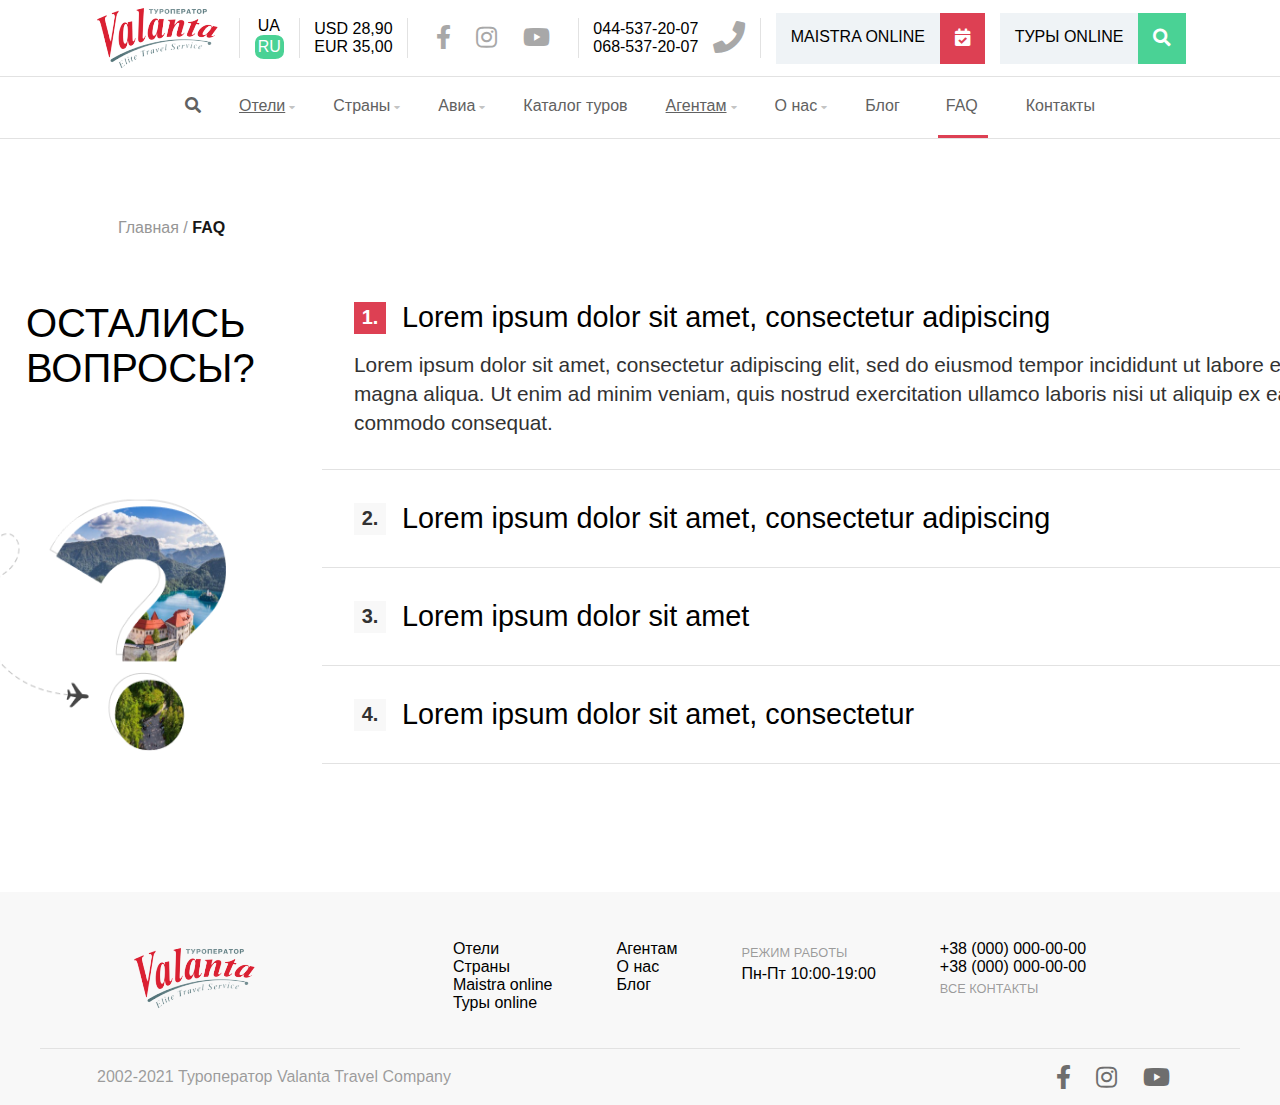
<file: FAQ/index.html>
<!DOCTYPE html>
<html lang="en">
<head>
    <meta charset="UTF-8">
    <meta http-equiv="X-UA-Compatible" content="IE=edge">
    <meta name="viewport" content="width=device-width, initial-scale=1.0">
    <title>Document</title>
    <link href="https://use.fontawesome.com/releases/v5.0.13/css/all.css" rel="stylesheet">
    <link rel="stylesheet" href="css/style.css">
</head>
<body class="container justify-center">
    <div class="bodyy">
        <div class="top">
            <div class="container space-between align-items toop">
                <div class="logo"><img src="img/logo.png" alt="krol"></div>
                <div class="stick"></div>
                <div>
                    <div class="ua">UA</div>
                    <div class="ru">RU</div>
                </div>
                <div class="stick"></div>
                <div>
                    <div><p>USD 28,90</p></div>
                    <div><p>EUR 35,00</p></div>
                </div>
                <div class="stick"></div>
                <div class="container space-between icons">
                    <div><i class="fab fa-facebook-f"></i></div>
                    <div><i class="fab fa-instagram"></i></div>
                    <div><i class="fab fa-youtube"></i></div>
                </div>
                <div class="stick"></div>
                <div class="container align-items">
                    <div>
                        <p>044-537-20-07</p>
                        <p>068-537-20-07</p>
                    </div>
                    <div class="phone"><p class="fa fa-phone" style="color:rgb(168, 168, 168)"></p></div>
                </div>
                
                <div class="stick"></div>
                <div class="container">
                    <div class="gray-square">MAISTRA ONLINE</div>
                    <div class="red-square"><p class="fa fa-calendar-check" style="color:rgb(255, 255, 255)"></p></div>
                </div>
                <div class="container">
                    <div class="gray-square">ТУРЫ ONLINE</div>
                    <div class="green-square"><p class="fa fa-search" style="color:rgb(255, 255, 255)"></p></div>
                </div>
            </div>
            <div class="line"></div>
            <div class="container middle space-between">
                <div><i class="fas fa-search"></i></div>
                <div class="container">
                    <a href="../index.html">Отели</a>
                    <i class="fas fa-caret-down"></i>
                </div>
                <div class="container">
                    <p>Страны</p>
                    <i class="fas fa-caret-down"></i>
                </div>
                <div class="container">
                    <p>Авиа</p>
                    <i class="fas fa-caret-down"></i>
                </div>
                <div>
                    <p>Каталог туров</p>
                </div>
                <div class="container">
                    <a href="../Avia/index.html">Агентам</a>
                    <i class="fas fa-caret-down"></i>
                </div>
                <div class="container">
                    <p>О нас</p>
                    <i class="fas fa-caret-down"></i>
                </div>
                <div>
                    <p>Блог</p>
                </div>
                <div class="select">
                    <p>FAQ</p>
                    <div class="red-line"></div>
                </div>
                <div>
                    <p>Контакты</p>
                </div>
            </div>
            <div class="line"></div>
        </div>
        <div class="faq">
            <p class="gray">Главная  /<b>  FAQ</b></p>
            <div class="container justify-center">
                <div>
                    <p class="big">остались вопросы?</p>
                    <div class="container">
                        <img src="img/1image.png" alt="krol" class="image">
                    </div>
                </div>
                <div>
                    <div class="container space-around">
                        <div class="container align-items">
                            <div class="red-box container justify-center align-items">1.</div>
                            <p class="medium-big">Lorem ipsum dolor sit amet, consectetur adipiscing</p>
                        </div>
                        <i class="fas fa-long-arrow-alt-up"></i>
                    </div>
                    <p class="text">Lorem ipsum dolor sit amet, consectetur adipiscing elit, sed do eiusmod tempor incididunt ut labore et dolore magna aliqua. Ut enim ad minim veniam, quis nostrud exercitation ullamco laboris nisi ut aliquip ex ea commodo consequat.</p>
                    <div class="line"></div>
                    <div class="container space-around">
                        <div class="container align-items">
                            <div class="gray-box container justify-center align-items">2.</div>
                            <p class="medium-big">Lorem ipsum dolor sit amet, consectetur adipiscing</p>
                        </div>
                        <i class="fas fa-long-arrow-alt-down"></i>
                    </div>
                    <div class="line"></div>
                    <div class="container space-around">
                        <div class="container align-items">
                            <div class="gray-box container justify-center align-items">3.</div>
                            <p class="medium-big">Lorem ipsum dolor sit amet</p>
                        </div>
                        <i class="fas fa-long-arrow-alt-down"></i>
                    </div>
                    <div class="line"></div>
                    <div class="container space-around">
                        <div class="container align-items">
                            <div class="gray-box container justify-center align-items">4.</div>
                            <p class="medium-big">Lorem ipsum dolor sit amet, consectetur </p>
                        </div>
                        <i class="fas fa-long-arrow-alt-down"></i>
                    </div>
                    <div class="line"></div>
                </div>
            </div>
        </div>
        <div class="bottoom">
            <div class="container justify-center contacts">
                <div class="logo"><img src="img/logo.png" alt="krol"></div>
                <div>
                    <p>Отели</p>
                    <p>Страны</p>
                    <p>Maistra online</p>
                    <p>Туры online</p>
                </div>
                <div>
                    <p>Агентам</p>
                    <p>О нас</p>
                    <p>Блог</p>
                </div>
                <div>
                    <p class="gray">РЕЖИМ РАБОТЫ</p>
                    <p>Пн-Пт 10:00-19:00</p>
                </div>
                <div>
                    <p>+38 (000) 000-00-00</p>
                    <p>+38 (000) 000-00-00</p>
                    <p class="gray">ВСЕ КОНТАКТЫ</p>
                </div>
            </div>
            <div class="container justify-center">
                <div class="two-line"></div>
            </div>
            <div class="mega-bottom container justify-center align-items">
                <p class="gray">2002-2021 Туроператор Valanta Travel Company</p>
                <div class="container space-between icons">
                    <i class="fab fa-facebook-f"></i>
                    <i class="fab fa-instagram"></i>
                    <i class="fab fa-youtube"></i>
                </div>
            </div>
        </div>
    </div>
</body>
</html>
</file>
<file: css/style.css>
* {margin: 0%; padding: 0; font-family: sans-serif;}
.container {display: flex;}
.red-square {background-color: #DD4053; padding: 15px; font-size: 110%;}
.green-square {background-color: #4AD295; padding: 15px; font-size: 110%;}
.ru {background-color: #4AD295; padding: 3px; border-radius: 30%; color: white}
.gray-square {background-color: #EFF3F6; padding: 15px;}
.space-between {justify-content: space-around;}
.space-around {justify-content: space-between;}
.justify-center {justify-content: center;}
.stick {width: 1px; height: 40px; background: #E2E2E2;}
.align-items {align-items: center;}
.phone {font-size: 200%; margin-left: 15px;}
.ua {position: relative; left:+3px;}
.icons {width: 140px; color:rgb(168, 168, 168); font-size: 150%;}
.toop {margin-left: 10rem; margin-right: 10rem;}
.line {height: 1px; background: #E2E2E2;}
.top .middle {margin: 20px; margin-left: 15rem; margin-right: 15rem;}
.middle div {color: #616161;}
.fa-caret-down {margin-left: 4px; color: #C4C4C4; font-size: 60%; position: relative; top: 6px;}
.top .image {background-image: url(../img/image.png); height: 450px; color: white; font-size: 140%; background-size: cover;}
.image .big {font-size: 170%; text-transform: uppercase;}
.image .frame {padding: 6px; border: 1px solid white; width: 190px; text-align: center; margin-bottom: 26px; }
.zatem {background: linear-gradient(to top, rgba(0, 0, 0, 0.493), rgba(255, 255, 255, 0)); height: 100%;}
.image .button {font-weight: bold; padding: 13px; background-color: rgba(255, 255, 255, 0.25); font-size: 70%; width: 200px; text-align: center; margin:8px; margin-top: 26px;}
.zatem p {margin:8px;}
.zatem .indent {padding: 80px;}
.under-image {background-color: #F8F8F8; padding: 30px; padding-right: 20rem; padding-left: 20rem;}
.under-image .big {font-size: 200%; text-transform: uppercase; width: 600px; font-weight: bold;}
.under-image .gray {color: #969696; margin-left: 3px; margin-top: 15px; margin-bottom: 15px;}
.under-image .gray-square {padding: 10px; padding-right: 22px; padding-left: 22px; color: white; border-radius: 2px; background-color: #BDBDBD; margin-right: 18px;}
.consultation {color: #969696; border-radius: 2px; border: #969696 solid 1px; padding: 10px; padding-right: 22px; padding-left: 22px;}
.under-image .circle {height: 31px; width: 31px; border: 1px dashed #969696; border-radius: 100%; color: #969696; font-size: 105%; margin-bottom: 20px;}
.under-image .text {text-transform: uppercase; color: #3D3D3D; margin-left: 7px; padding-top: 8px;}
.two-line {width: 480px; height: 1px; background: #C4C4C4;}
.hotels .top {margin-left: 5rem; margin-right: 5rem; width: 265px;}
.hotels .big {font-size: 200%; text-transform: uppercase; margin: 5px;}
.hotels .menu .margin {margin: 26px;}
.hotels .menu {margin-top: 8rem;}
.arrow {border: 1px solid #969696; border-radius: 100%; color: #969696; height: 50px; width: 50px; font-size: 190%; margin: 5px;}
.hotels .photos .image-one {background-image: url(../img/1image.png); height: 450px; color: white; font-size: 140%; background-size: cover; margin-right: 7rem; width: 100%;}
.hotels .photos .image-two {background-image: url(../img/2image.png); height: 450px; color: white; font-size: 140%; background-size: cover; margin-right: 7rem; width: 100%;}
.hotels .photos .image-three {background-image: url(../img/3image.png); height: 450px; color: white; font-size: 140%; background-size: cover; width: 100%;}
.zatem .fa-star {color: #FFD600; margin: 3px; font-size: 85%;}
.column {flex-direction: column;}
.hotels {background-color: white;}
.hotels .photos {text-transform: uppercase;}
.photos .zatem {height: 92%;}
.photos .conta {background-color: rgba(0, 0, 0, 0.384); padding: 4px; width: 220px; font-size: 70%; text-transform: none; margin-top: 12px;}
.tour .menu .margin {margin: 26px;}
.tour .menu {margin-top: 8rem;}
.tour .big {font-size: 200%; text-transform: uppercase; margin: 5px;}
.tour .photos .box {background: #F8F8F8;}
.tour .image-one {background-image: url(../img/4image.png); background-size: cover; height: 300px; width: 400px}
.tour .image-two {background-image: url(../img/5image.png); background-size: cover; height: 300px; width: 400px}
.tour .image-three {background-image: url(../img/6image.png); background-size: cover; height: 300px; width: 400px}
.tour .photos .text {background-color: rgba(0, 0, 0, 0.384); padding: 6px; width: 150px; font-size: 80%; text-transform: none; position:relative; top:+12px; color: white;}
.tour .photos .big {font-size: 140%; margin: 15px; width: 360px;}
.photos .box .gray {color: #848484; width: 300px; margin-left: 13px;}
.three-line {width: 270px; height: 1px; background-color: #E8E8E8; margin: 10px; margin-left: auto; margin-right: auto;}
.red-cost {color: #DD4053; font-size: 110%; align-items: flex-end}
.red-cost p {margin-right: 8px;}
.red-cost .bigg {font-size: 150%; position: relative; top: 3px;}
.tour .lite-gray {color: #C9C9C9; font-size: 80%; margin-top: 2px; padding-bottom: 16px;}
.tour .photos .right {font-size: 80%}
.tour .arrow {margin-right: 3rem;}
.align-start {align-items: flex-start}
.box {margin-right: 3rem;}
.select {height: 130%; font-size: 110%; color: #22222266; border-radius: 0%; border: #2e2e2e38 solid 1px; margin: 0px; background-color: #ffffff;} 
.registration i {margin-right: 7px;}
.registration {color: #969696; margin-left: auto; margin-right: auto; margin-top: 60px; position: relative; left: -23px; margin-bottom: 8rem;}
.registration .line {height: 6px; width: 1300px; background-color: #969696}
.registration .down {background-color: #F8F8F8; width: 1300px; padding-top: 22px; padding-bottom: 45px;}
.news .menu .margin {margin: 26px;}
.news .big {font-size: 200%; text-transform: uppercase; margin: 5px;}
.news {background-color: #F8F8F8; padding-bottom: 150px; padding-top: 30px}
.news .gray {color: #BBBBBB; margin: 5px; margin-left: 0px;}
.news .gray i {margin-right: 6px;}
.news .text {font-size: 120%; width: 240px; margin-bottom: 21px;}
.news a {color: #232323; transition: transform .05s ease .02s, z-index .01s, .3s linear; font-weight: 700;}
.news a:hover {color: #DD4053}
.news .box {margin-right: 12px; margin-left: 12px;}
.news .arrow {margin-right: 3rem; margin-left: 3rem;}
.blog .menu .margin {margin: 26px;}
.blog .big {font-size: 200%; text-transform: uppercase; margin: 5px;}
.justify-end {justify-content: flex-end;}
.blog .box {box-shadow: 0 0 15px rgba(0, 0, 0, 0.11); padding: 15px;}
.blog .gray {color: #BBBBBB; margin: 5px; margin-left: 0px; font-size: 90%;}
.blog .gray i {margin-right: 6px;}
.blog .text {font-size: 120%; width: 240px; margin-bottom: 21px;}
.blog a {color: #232323; transition: transform .05s ease .02s, z-index .01s, .3s linear; font-weight: 700;}
.blog a:hover {color: #DD4053}
.blog .arrow {margin-bottom: 26px; margin-right: 3rem;}
.blog {margin-top: 50px; margin-bottom: 8rem;}
.subscribe {background-color: #DD4053; padding-top: 50px; padding-bottom: 50px; color: white;}
.subscribe .big {font-size: 200%;}
.subscribe .text {width: 350px; line-height:150%; margin-bottom: 30px; font-size: 110%;}
.subscribe input {font-size: 130%; background-color: #FFFFFF33; border-radius: 0; border: white solid 1px; color: white; padding: 12px; width: 400px;}
.subscribe .button {color: #DA2032; background-color: white; padding: 12px; padding-right: 40px; font-size: 120%; padding-left: 40px; font-weight: 600;}
.subscribe .box {width: 1200px;}
.map {position: absolute; top: 3920px; z-index: 1;}
.about-us {z-index: 2;}
.about-us .big {font-size: 200%; text-transform: uppercase; margin: 5px; margin-bottom: 2rem; margin-top: 8rem; width: 1100px;}
.about-us .box {margin-right: 4rem; margin-bottom: 2rem; width: 400px; background-color: white; box-shadow: 0 0 15px rgba(0, 0, 0, 0.11); padding: 32px; padding-left: 45px; padding-right: 45px; display: flex; font-size: 110%}
.about-us .box i {margin-left: 20px; font-size: 200%; color: #C6C6C6}
.about-us .first-box {margin-bottom: 2rem; box-shadow: 0 0 15px rgba(0, 0, 0, 0.11); margin-right: 4rem; width: 394px; background-color: white; padding: 32px; padding-left: 45px; padding-right: 45px; display: flex; font-size: 110%;}
.about-us .red-line {background-color: #DD4053; width: 6px; height: 142px;}
.about-us .first-box i {margin-left: 20px; font-size: 200%; color: #DD4053}
.middle-image {background-image: url(../img/15image.png); height: 560px; color: white; font-size: 140%; background-size: cover;}
.plane {z-index: 2; position: absolute; top: 2890px; margin-left: 300px;}
.middle-image .big {font-size: 200%; text-transform: uppercase; width: 700px; margin-bottom: 40px; margin-top: 140px;}
.middle-image .button {color: #969696; background-color: white; padding: 16px; padding-right: 23px; font-size: 80%; padding-left: 23px; font-weight: 600; width: 200px; margin-top: 50px;}
.offer {margin-top: 46px}
.middle-image {margin-top: 8rem}
.fine-font {font-family: Mistral; color: #BBBBBB; font-size: 200%; margin-bottom: 7px;}
.provide .red {color:#DD4053}
.provide .big {font-size: 200%; text-transform: uppercase; margin-right: 13rem;}
.provide .box {background-color: #F8F8F8; padding: 20px; width: 180px; height: 120px; margin-top: 80px}
.provide .button {color: #969696; border-radius: 2px; border: 1px solid #969696; padding: 13px; width: 160px; margin-top: 10px}
.align-end {align-items: flex-end;}
.provide .flag {position: relative; top: 25px}
.provide .text {font-size: 135%; text-transform: uppercase; position: relative; left: 50px}
.provide .first-right {font-size: 130%;}
.provide .bottom .left b {color: #DD4053; font-weight: normal; text-decoration: underline;}
.provide .bottom .left {width: 400px; font-size: 110%; margin-right: 120px;}
.provide .bottom .right {font-size: 130%; width: 500px; border: 1px solid #C4C4C4; padding: 16px}
.bottom {margin-top: 3rem}
.line-one p {position: relative; top: 44px; left: -20px}
.line-one {margin-left: 800px}
.line-two p {position: relative; left: 80px}
.line-two {position: absolute; top: 5650px;}
.line-three p {margin-left: 0px;}
.line-three {position: relative; top: -40px}
.concierge {background-color: #F8F8F8;}
.concierge .big {font-size: 200%; text-transform: uppercase; width: 700px;}
.concierge .line {margin-top: 30px; margin-bottom: 30px;}
.concierge .text {color: #656565; width: 250px; line-height: 160%}
.concierge .images .fine-font {color: rgb(255, 255, 255); position:relative; font-size: 140%; transform: rotate(-30deg); top: -490px; left: 255px}
.concierge {padding-top: 6rem;}
.concierge .medium {font-size: 120%; text-transform: uppercase; width: 400px; margin-right: 700px; margin-bottom: 2rem;}
.concierge .top .left {margin-right: 40px;}
.concierge .number {color: #96969680; margin-right: 2rem;}
.concierge .red-line {background-color: #DD4053; width: 470px; height: 4px;}
.concierge .box {width: 470px; padding: 20px; font-size: 110%;}
.concierge .grey-line {background-color: #E3E3E3; width: 470px; height: 1px;}
.line-four {position: absolute; top: 6500px;}
.specialist-image {background-image: url(../img/17image.png); height: 560px; color: white; font-size: 140%; background-size: cover;}
.concierge .specialist-image .text {color: #ffffff; width: 500px; line-height: 140%; margin-top: 2rem;}
.oklik {width: 40px; height: 170px; position:relative; top: 10px; left: 6px;}
.concierge .specialist-image .box {background-color: #FFFFFF26; font-size: 95%; line-height: 140%; padding:20px; width: 250px;}
.concierge .specialist-image input {margin-top: 4px; width: 250px; border: 1px solid white; border-radius: 2px; margin-right: 2rem; background-color: rgba(0, 0, 0, 0.199); color: white; font-size: 110%; padding: 10px;}
.concierge .specialist-image .align-end p {font-size: 80%; margin-top: 3rem;}
.concierge .specialist-image .button {width: 170px; color: #969696; border: 1px solid #969696; border-radius: 2px; height:50px; background-color: white; font-size: 85%;}
.concierge .specialist-image {margin-top: 3rem}
.numbers .big {font-size: 300%;}
.numbers .box {width: 240px; margin-right: 3rem; margin-top: 3rem}
.numbers .top .big {font-size: 200%; text-transform: uppercase; width: 180px;}
.numbers .top b {color: #DD4053; font-weight: 100;}
.numbers .top .text {color: #898989; width: 160px; line-height: 140%; font-size: 110%; margin-top: 2rem;}
.numbers .top .right-arrow {width: 40px; height: 80px; margin-top: 1rem; margin-right: 4rem}
.numbers {margin-top: 6rem}
.numbers .line {margin-top:1rem; margin-bottom: 1rem;}
.numbers .box .text {color: #656565; font-size: 90%; line-height: 140%;}
.numbers {margin-bottom: 4rem}
.point-one {position: absolute; top: 8000px}
.point-two {position: absolute; top: 8500px}
.partners .big {font-size: 200%; text-transform: uppercase; width: 270px;}
.partners .text {margin-left: 12rem; width: 400px; margin-bottom: 2rem; line-height: 140%; color: #656565;}
.partners {padding-top: 4rem; padding-bottom: 4rem; background-color: #F8F8F8;}
.partners .box {width: 160px; height: 160px; background-color: white; margin: 0; border-right: 1px solid #C4C4C480;}
.partners .arrow {margin: 2rem;}
.agency .big {font-size: 200%; text-transform: uppercase; width: 600px; margin-bottom: 3rem; margin-left: 4rem;}
.agency .text {line-height: 140%; color: #656565; width: 470px; font-size: 110%; margin-left: 4rem;}
.agency .button p {text-transform: uppercase; font-size: 120%;}
.agency {margin-top: 4rem;} 
.agency .button {margin-top: 3rem; margin-bottom: 3rem;}
.agency .button button {background-color: white; border: 1px solid #969696; color: #969696; padding: 12px; padding-left: 22px; padding-right: 22px;font-size: 110%; margin-left: 8rem;}
.agency .bottom .box .text {color: #848484; width: 300px; line-height: 140%; margin: 0; margin-top: 1rem; font-size: 110%;}
.agency .bottom .box {background-color: #F8F8F8; margin: 0; border-right: 1px solid #E3E3E3; border-bottom: 1px solid #E3E3E3; padding: 30px; height: 200px;}
.agency .bottom .box .big {text-transform:none; font-size: 140%; margin: 0; width: 280px;}
.agency .bottom .box .justify-end {color: #717171;}
.agency .bottom {margin: 0;}
.travel {background-image: url(../img/20image.png); height: 460px; color: white; font-size: 140%; background-size: cover; margin-top: 6rem;}
.travel .big {font-size: 200%; text-transform: uppercase; width: 700px; position: relative; top: -113px}
.travel img {position:relative; left: -30px;}
.approach {z-index: 2; padding: 20px; background-color: white; box-shadow: 0 0 15px rgba(0, 0, 0, 0.11); color: black; font-size: 100%; position: relative; top: -150px; width: 940px;}
.approach p {width:360px; line-height: 140%;}
.approach .round {color: #969696; border: 1px dashed #969696; border-radius: 100%; width: 42px; height: 42px; font-size: 120%; margin-right: 1rem;}
.approach .box {margin: 2rem;}
.most-bottom {background: linear-gradient(180deg, #F8F8F8 -12.15%, #E8E8E8 100%);}
.most-bottom .gmail {padding-top: 50px; padding-bottom: 50px;}
.most-bottom .gmail .big {font-size: 200%;}
.most-bottom .gmail .text {width: 350px; line-height:150%; margin-bottom: 30px; font-size: 110%;}
.most-bottom .gmail input {font-size: 130%; background-color: #FFFFFF33; border-radius: 0; border: 1px solid #C4C4C4; color: white; padding: 12px; width: 400px; color: #969696;}
.most-bottom .gmail .button {color: white; background-color: #DD4053; padding: 12px; padding-right: 40px; font-size: 120%; padding-left: 40px; font-weight: 600;}
.most-bottom .gmail .box {width: 1200px;}
.most-bottom .line {background: #1D1D1D33; width: 1100px; height: 1px;}
.most-bottom .contacts div {margin-right: 4rem}
.most-bottom .contacts .logo {margin-right: 12rem;}
.most-bottom .contacts {margin-top: 6rem; margin-bottom: 2rem;}
.most-bottom .contacts .gray {color: #3E3E3E80; margin-top: 5px; margin-bottom: 5px; font-size: 80%;}
.most-bottom .mega-bottom {padding-top: 5rem; padding-bottom: 1rem;}
.most-bottom .mega-bottom .gray {color: #3E3E3E80; margin-right: 37rem;}
.most-bottom .mega-bottom .icons {color: #6e6e6e;}
.bodyy {width: 1900px; background-color: white;}
body {background-color: rgb(235, 235, 235);}
.kosovo {position: absolute; top: 9300px;}
.mask-two {position: absolute; top: 8500px; z-index: 2;}
.mask-two img {width: 1900px}
.top .middle a {color: #616161;}
.rred-line {height: 3px;background-color: #DD4053; position: relative; top: 20px; width: 70px;}
.sselect {position: relative; left: 7px;}
</file>
<file: Avia/css/style.css>
* {margin: 0%; padding: 0; font-family: sans-serif;}
.container {display: flex;}
.red-square {background-color: #DD4053; padding: 15px; font-size: 110%;}
.green-square {background-color: #4AD295; padding: 15px; font-size: 110%;}
.ru {background-color: #4AD295; padding: 3px; border-radius: 30%; color: white}
.gray-square {background-color: #EFF3F6; padding: 15px;}
.space-between {justify-content: space-around;}
.space-around {justify-content: space-between;}
.justify-center {justify-content: center;}
.stick {width: 1px; height: 40px; background: #E2E2E2;}
.align-items {align-items: center;}
.phone {font-size: 200%; margin-left: 15px;}
.ua {position: relative; left:+3px;}
.icons {width: 140px; color:rgb(168, 168, 168); font-size: 150%;}
.toop {margin-left: 10rem; margin-right: 10rem;}
.line {height: 1px; background: #E2E2E2;}
.top .middle {margin: 20px; margin-left: 15rem; margin-right: 15rem;}
.middle div {color: #616161;}
.fa-caret-down {margin-left: 4px; color: #C4C4C4; font-size: 60%; position: relative; top: 6px;}
.bodyy {width: 1900px; background-color: white;}
body {background-color: rgb(235, 235, 235);}
.faq .gray {color: #969696; margin-top: 5rem; margin-bottom: 4rem; margin-left: 12rem;}
.faq .gray b {color: #171717;}
.faq .big {font-size: 250%; text-transform: uppercase; width: 300px; position: relative; left: 20px; margin-bottom: 70px;}
.image {width: 300px; height: 340px; margin-right: 6rem;}
.red-box {padding: 6px; background-color: #DD4053; color: white; width: 20px; height: 20px; font-weight: bold; margin-right: 1rem; font-size: 125%;}
.medium-big {font-size: 180%;}
.gray-box {padding: 6px; background-color: #F8F8F8; color: #323232; width: 20px; height: 20px; font-weight: bold; margin-right: 1rem;font-size: 125%; }
.faq .line {margin-top: 2rem; margin-bottom: 2rem}
.fa-long-arrow-alt-up {font-size: 200%; color: #DD4053}
.faq .text {color: #323232; line-height:140%; font-size: 130%; width: 1000px; margin-top: 1rem;}
.fa-long-arrow-alt-down {font-size: 200%; color: #C6C6C6}
.faq {margin-bottom: 6rem;}
.contacts div {margin-right: 4rem}
.contacts .logo {margin-right: 12rem;}
.contacts {margin-top: 1rem; margin-bottom: 2rem;}
.column {flex-direction: column;}
.contacts .gray {color: #3E3E3E80; margin-top: 5px; margin-bottom: 5px; font-size: 80%;}
.mega-bottom { padding-bottom: 1rem;}
.mega-bottom .gray {color: #3E3E3E80; margin-right: 37rem;}
.mega-bottom .icons {color: #6e6e6e;}
.two-line {height: 1px; background: #E2E2E2; width: 1200px; margin-bottom: 1rem;}
.bottoom {background-color: #F8F8F8; padding-top: 2rem;}
.red-line {height: 3px;background-color: #DD4053; position: relative; top: 20px; width: 80px}
.select {position: relative; left: 5px;}
a {color: #616161;}
.big-medium {font-size: 150%; text-transform: uppercase; margin-top: 1rem; margin-bottom: 2rem;}
.small-red-square {color: #4F4F4F; margin-bottom: 1rem}
.small-red-square div {background-color: #DD4053; width: 10px; height: 10px; margin-right: 2rem;}
.raspisanie {padding: 3rem; background-color: #F8F8F8; font-size: 140%; width:800px; margin-bottom: 2rem; margin-top: 2rem}
.raspisanie .text {margin-bottom: 1rem; margin-top: 0; color: #4F4F4F; font-weight: bold; font-size: 90%;}
.raspisanie .line {margin-bottom: 15px; margin-top: 15px;}
.border {padding: 3rem; padding-top: 2rem; padding-bottom: 2rem; border: 1px solid #D0D0D0; width:800px;}
.border p {color: #4F4F4F; font-size: 130%; margin-bottom: 1rem}
.border .text {font-weight: bold; color: #323232; font-size: 130%}
.one {color: white; background-color: #DD4053; padding: 1rem; padding-left: 3rem; padding-right: 3rem; border: none; font-weight: bold; font-size: 120%; margin-right: 3rem;}
.two {color: #DD4053; border: #DD4053 1px solid; padding: 1rem; padding-left: 3rem; padding-right: 3rem; background-color: #ffffff; font-size: 120%; font-weight: bold;}
.buttons {margin-top: 2rem;}
</file>
<file: FAQ/css/style.css>
* {margin: 0%; padding: 0; font-family: sans-serif;}
.container {display: flex;}
.red-square {background-color: #DD4053; padding: 15px; font-size: 110%;}
.green-square {background-color: #4AD295; padding: 15px; font-size: 110%;}
.ru {background-color: #4AD295; padding: 3px; border-radius: 30%; color: white}
.gray-square {background-color: #EFF3F6; padding: 15px;}
.space-between {justify-content: space-around;}
.space-around {justify-content: space-between;}
.justify-center {justify-content: center;}
.stick {width: 1px; height: 40px; background: #E2E2E2;}
.align-items {align-items: center;}
.phone {font-size: 200%; margin-left: 15px;}
.ua {position: relative; left:+3px;}
.icons {width: 140px; color:rgb(168, 168, 168); font-size: 150%;}
.toop {margin-left: 10rem; margin-right: 10rem;}
.line {height: 1px; background: #E2E2E2;}
.top .middle {margin: 20px; margin-left: 15rem; margin-right: 15rem;}
.middle div {color: #616161;}
.fa-caret-down {margin-left: 4px; color: #C4C4C4; font-size: 60%; position: relative; top: 6px;}
.bodyy {width: 1900px; background-color: white;}
body {background-color: rgb(235, 235, 235);}
.faq .gray {color: #969696; margin-top: 5rem; margin-bottom: 4rem; margin-left: 12rem;}
.faq .gray b {color: #171717;}
.faq .big {font-size: 250%; text-transform: uppercase; width: 300px; position: relative; left: 100px; margin-bottom: 20px;}
.image {width: 300px; height: 340px; margin-right: 6rem;}
.red-box {padding: 6px; background-color: #DD4053; color: white; width: 20px; height: 20px; font-weight: bold; margin-right: 1rem; font-size: 125%; margin-left: 2rem;}
.medium-big {font-size: 180%;}
.gray-box {padding: 6px; background-color: #F8F8F8; color: #323232; width: 20px; height: 20px; font-weight: bold; margin-right: 1rem; margin-left: 2rem; font-size: 125%; }
.faq .line {margin-top: 2rem; margin-bottom: 2rem}
.fa-long-arrow-alt-up {font-size: 200%; color: #DD4053}
.faq .text {color: #323232; line-height:140%; font-size: 130%; width: 1000px; margin-left: 2rem; margin-top: 1rem;}
.fa-long-arrow-alt-down {font-size: 200%; color: #C6C6C6}
.faq {margin-bottom: 6rem;}
.contacts div {margin-right: 4rem}
.contacts .logo {margin-right: 12rem;}
.contacts {margin-top: 1rem; margin-bottom: 2rem;}
.column {flex-direction: column;}
.contacts .gray {color: #3E3E3E80; margin-top: 5px; margin-bottom: 5px; font-size: 80%;}
.mega-bottom { padding-bottom: 1rem;}
.mega-bottom .gray {color: #3E3E3E80; margin-right: 37rem;}
.mega-bottom .icons {color: #6e6e6e;}
.two-line {height: 1px; background: #E2E2E2; width: 1200px; margin-bottom: 1rem;}
.bottoom {background-color: #F8F8F8; padding-top: 2rem;}
.red-line {height: 3px;background-color: #DD4053; position: relative; top: 20px; width: 50px}
.select p {position: relative; left: 8px;}
a {color: #616161;}
</file>
